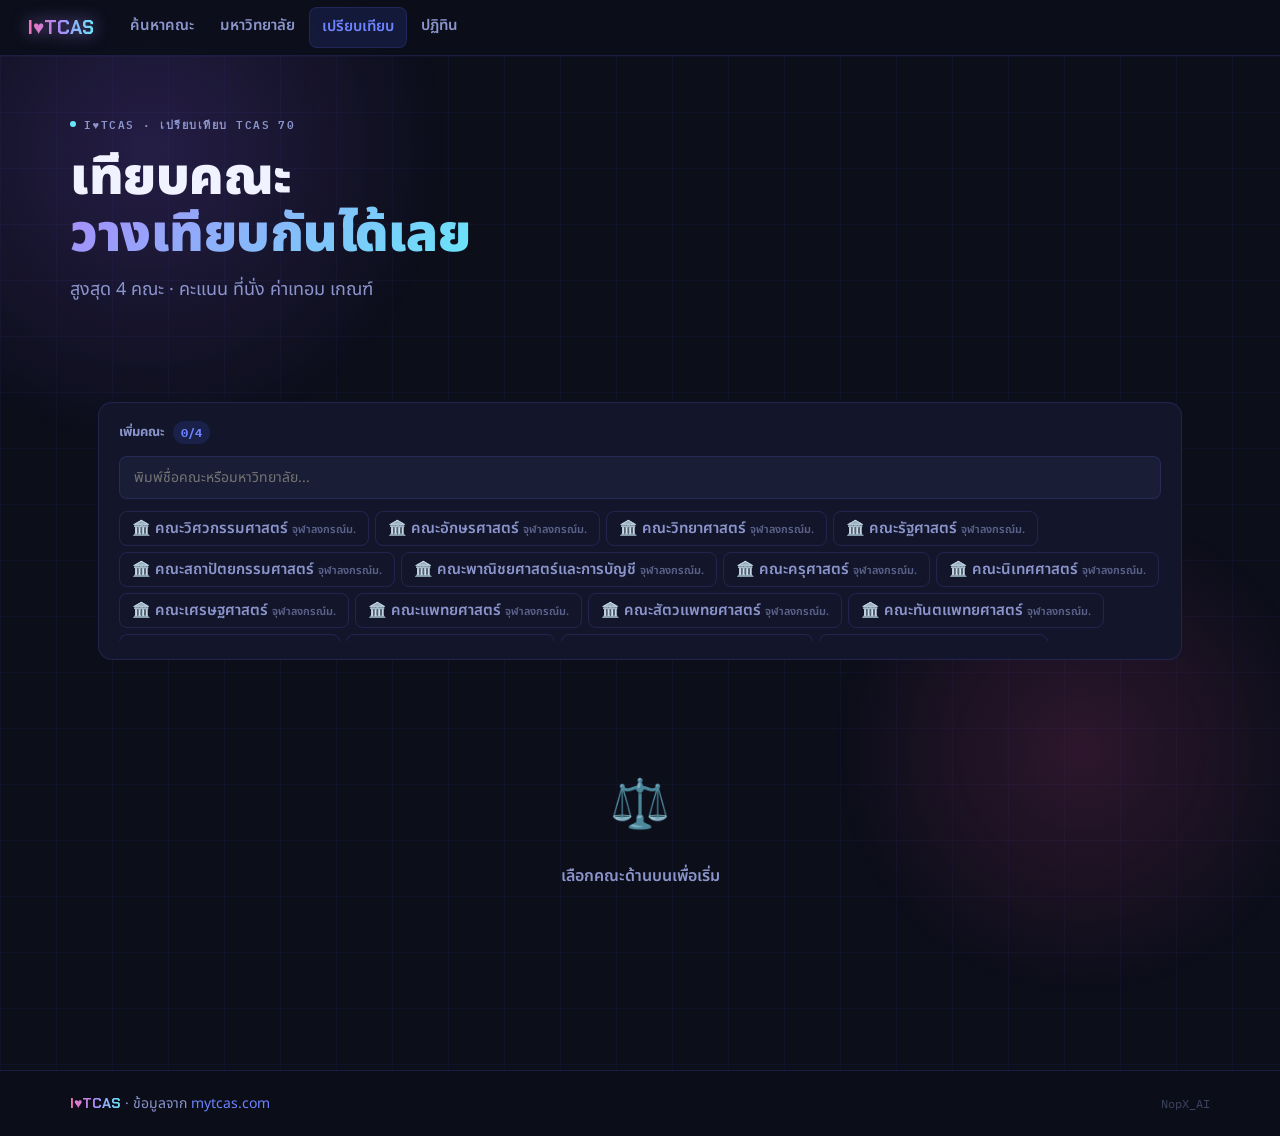
<file: compare.html>
<!DOCTYPE html>
<html lang="th" data-theme="dark">
<head>
<meta charset="UTF-8">
<meta name="color-scheme" content="dark">
<meta name="viewport" content="width=device-width, initial-scale=1.0">
<title>เปรียบเทียบคณะ — I♥TCAS</title>
<meta name="description" content="เทียบคณะสูงสุด 4 แห่งแบบ side-by-side คะแนน ที่นั่ง ค่าเทอม เกณฑ์ครบ">
<meta property="og:type"        content="website">
<meta property="og:site_name"   content="iLoveTCAS">
<meta property="og:title"       content="เปรียบเทียบคณะ — iLoveTCAS">
<meta property="og:description" content="เทียบคณะ 2-4 แห่งแบบ side-by-side คะแนน ที่นั่ง ค่าเทอม เกณฑ์ ครบจบในหน้าเดียว">
<meta property="og:image"       content="https://ilovetcas.vercel.app/og-image.png">
<meta property="og:image:width"  content="1200">
<meta property="og:image:height" content="630">
<meta property="og:url"         content="https://ilovetcas.vercel.app/compare">
<meta property="og:locale"      content="th_TH">
<meta name="twitter:card"        content="summary_large_image">
<meta name="twitter:title"       content="เปรียบเทียบคณะ — iLoveTCAS">
<meta name="twitter:description" content="เทียบคณะ 2-4 แห่งแบบ side-by-side คะแนน ที่นั่ง ค่าเทอม เกณฑ์">
<meta name="twitter:image"       content="https://ilovetcas.vercel.app/og-image.png">
<meta name="theme-color"         content="#4361ee">
<link href="https://fonts.googleapis.com/css2?family=Chakra+Petch:wght@600;700&family=Noto+Sans+Thai:wght@300;400;500;600;700;800;900&family=IBM+Plex+Mono:wght@400;500&display=swap" rel="stylesheet">
<link rel="stylesheet" href="design.css">
<script src="site.js"></script>
</head>
<body>

<header>
  <a href="/" class="logo">I♥TCAS</a>
  <nav>
    <a href="/search">ค้นหาคณะ</a>
    <a href="/universities">มหาวิทยาลัย</a>
    <a href="/compare" class="active">เปรียบเทียบ</a>
    <a href="/timeline">ปฏิทิน</a>
  </nav>
</header>

<div class="hero">
  <div class="hero-inner">
    <div class="hero-tag"><span class="hero-dot"></span>I♥TCAS · เปรียบเทียบ TCAS<span data-tcas-num>69</span></div>
    <h1>เทียบคณะ<br><span>วางเทียบกันได้เลย</span></h1>
    <div class="hero-sub">สูงสุด 4 คณะ · คะแนน ที่นั่ง ค่าเทอม เกณฑ์</div>
  </div>
</div>

<main class="main">
  <div class="add-panel">
    <div class="add-title">
      เพิ่มคณะ
      <span class="sel-count" id="selCount">0/4</span>
    </div>
    <input class="add-search" id="addSearch" type="text" placeholder="พิมพ์ชื่อคณะหรือมหาวิทยาลัย..." oninput="filterChips()" autocomplete="off">
    <div class="add-chips" id="chipArea"></div>
  </div>
  <div id="cmpArea">
    <div class="empty-cmp">
      <div class="empty-ico">⚖️</div>
      <div class="empty-msg">เลือกคณะด้านบนเพื่อเริ่ม</div>
    </div>
  </div>
</main>

<script>
// ── Config ─────────────────────────────────────────────────────
const SB_URL=SiteConfig.SB_URL;
const SB_KEY=SiteConfig.SB_KEY;
const RNAMES=['Portfolio','Quota','Admission','Direct','รับตรง'];
const CAT={วิศวกรรม:['วิศวกรรม','เทคโนโลยี','คอมพิวเตอร์','สารสนเทศ'],แพทย์:['แพทย','เภสัช','พยาบาล','ทันตแพทย','สาธารณสุข'],วิทยาศาสตร์:['วิทยาศาสตร์','เกษตร','วนศาสตร์'],บริหาร:['บริหาร','เศรษฐศาสตร์','การบัญชี'],ครุศาสตร์:['ครุศาสตร์','ศึกษาศาสตร์'],ศิลปะ:['ศิลป','สถาปัตย','นิเทศ'],สังคม:['นิติ','รัฐศาสตร์','อักษร','มนุษย','สังคม']};

// ── Helpers ────────────────────────────────────────────────────
function gcat(n){for(const[c,ks]of Object.entries(CAT))if(ks.some(k=>n.includes(k)))return c;return'อื่นๆ';}
function fseats(f){return[f.r1,f.r2,f.r3,f.r4,f.r5].reduce((a,v)=>a+(v||0),0);}

function getEmoji(n){
  const m={'จุฬา':'🏛️','ธรรมศาสตร์':'🔴','มหิดล':'💙','เกษตร':'🌾','พระจอมเกล้าธนบุรี':'🔧','ลาดกระบัง':'⚡','พระนครเหนือ':'🏗️','ศรีนครินทรวิโรฒ':'🎓','ศิลปากร':'🎨','บูรพา':'🌊','เชียงใหม่':'🌸','นเรศวร':'⚔️','แม่ฟ้าหลวง':'🍃','แม่โจ้':'🌱','พะเยา':'🏔️','ขอนแก่น':'🌻','มหาสารคาม':'🐘','อุบลราชธานี':'🌿','นครพนม':'🦚','สงขลา':'🏝️','วลัยลักษณ์':'🌴','ทักษิณ':'🎏','ราชภัฏ':'📚','ราชมงคล':'🔩','รังสิต':'🌟','กรุงเทพ':'🏙️'};
  for(const[k,v]of Object.entries(m))if(n.includes(k))return v;
  return'🎓';
}

function normalizeType(t){
  if(!t)return'';
  if(t.includes('ราชภัฏ'))return'ราชภัฏ';
  if(t.includes('ราชมงคล'))return'ราชมงคล';
  if(t.includes('เอกชน')||t==='Private')return'เอกชน';
  if(t.includes('รัฐบาล')||t==='Public'||t==='Government')return'รัฐบาล';
  return t;
}

function mergeRows(rows){
  const um={};
  for(const r of rows){
    if(!um[r.uni_id])um[r.uni_id]={
      id:r.uni_id,name_th:r.uni_name_th,name_en:r.uni_name_en||'',
      uni_type:normalizeType(r.uni_type),emoji:getEmoji(r.uni_name_th),
      faculties:[],_fm:{}
    };
    const u=um[r.uni_id];
    if(!u._fm[r.faculty_id])u._fm[r.faculty_id]={
      id:r.faculty_id,name_th:r.faculty_name_th||'',
      tuition:r.tuition_per_year||null,criteria:r.criteria||'',
      min_score:null,r1:0,r2:0,r3:0,r4:0,r5:0
    };
    const f=u._fm[r.faculty_id];
    if(r.round_num>=1&&r.round_num<=5)f['r'+r.round_num]=(f['r'+r.round_num]||0)+(r.seats||0);
    if(r.min_score&&(!f.min_score||r.min_score<f.min_score))f.min_score=parseFloat(r.min_score);
  }
  return Object.values(um).map(u=>({...u,faculties:Object.values(u._fm),_fm:undefined})).filter(u=>u.faculties.length);
}

// ── State ──────────────────────────────────────────────────────
let allData=[];
let selected=[];
function allFacs(){return allData.flatMap(u=>u.faculties.map(f=>({...f,_u:u})));}

// ── Load ───────────────────────────────────────────────────────
async function loadData(){
  document.getElementById('chipArea').innerHTML='<div style="color:var(--mu);font-size:13px;padding:8px">กำลังโหลดข้อมูล...</div>';
  try{
    allData=mergeRows(await SiteConfig.fetchAdmissions({ year: SiteConfig.tcasYear(), limit: 9999 }));
  }catch(e){
    console.warn('Supabase error:',e.message);
    try{
      allData=await SiteConfig.fetchLocalData();
    }catch(localErr){
      console.warn('Local JSON error:', localErr.message);
      document.getElementById('chipArea').innerHTML='<div style="color:var(--rd);font-size:13px;padding:8px">⚠️ โหลดข้อมูลไม่ได้ กรุณา refresh</div>';
      return;
    }
  }
  const ids=new URLSearchParams(location.search).get('ids');
  if(ids){
    ids.split(',').forEach(id=>{
      const f=allFacs().find(f=>f.id===id);
      if(f&&selected.length<4)selected.push(f);
    });
  }
  document.getElementById('selCount').textContent=`${selected.length}/4`;
  filterChips();
  renderTable();
}

// ── Chips ──────────────────────────────────────────────────────
function filterChips(){
  const q=document.getElementById('addSearch').value.toLowerCase();
  let facs=allFacs();
  if(q)facs=facs.filter(f=>f.name_th.includes(q)||f._u.name_th.includes(q));
  facs=facs.slice(0,60);
  document.getElementById('chipArea').innerHTML=facs.map(f=>{
    const inSel=selected.some(s=>s.id===f.id);
    return`<button class="add-chip${inSel?' sel':''}" onclick="toggleSel('${f.id}')">
      ${f._u.emoji||'🎓'} ${f.name_th} <span style="opacity:.6;font-size:11px">${f._u.name_th.replace('มหาวิทยาลัย','ม.')}</span>
    </button>`;
  }).join('');
}

function toggleSel(id){
  const f=allFacs().find(f=>f.id===id);
  if(!f)return;
  const idx=selected.findIndex(s=>s.id===id);
  if(idx===-1){if(selected.length>=4)return;selected.push(f);}
  else selected.splice(idx,1);
  document.getElementById('selCount').textContent=`${selected.length}/4`;
  filterChips();
  renderTable();
}

function removeSel(id){toggleSel(id);}

// ── Table ──────────────────────────────────────────────────────
function renderTable(){
  const el=document.getElementById('cmpArea');
  if(!selected.length){
    el.innerHTML='<div class="empty-cmp"><div class="empty-ico">⚖️</div><div class="empty-msg">เลือกคณะด้านบนเพื่อเริ่ม</div></div>';
    return;
  }
  const scores=selected.map(f=>f.min_score).filter(Boolean);
  const mxSc=scores.length?Math.max(...scores):0;
  const mnSc=scores.length?Math.min(...scores):0;
  const allSeats=selected.map(f=>fseats(f));
  const mxSt=Math.max(...allSeats)||1;

  let html=`<div class="cmp-wrap"><table class="cmp-tbl"><thead><tr><th style="width:130px">—</th>`;
  for(const f of selected){
    html+=`<th class="fac-hdr">
      <div class="fh-logo">${f._u.emoji||'🎓'}</div>
      <div class="fh-name">${f.name_th}</div>
      <div class="fh-uni">${f._u.name_th}</div>
      <span class="fh-badge tb-${f._u.uni_type}">${f._u.uni_type}</span><br>
      <button class="btn-del" onclick="removeSel('${f.id}')">ลบออก</button>
    </th>`;
  }
  html+=`</tr></thead><tbody>`;

  const rows=[
    {label:'กลุ่มสาขา',    render:(f)=>`<strong>${gcat(f.name_th)}</strong>`},
    {label:'ที่นั่งรวม',   render:(f,i)=>{
      const s=allSeats[i],pct=Math.round(s/mxSt*100);
      return`<div class="v-num">${s.toLocaleString()}</div><div class="bar-row"><div class="bar-bg"><div class="bar-fill" style="width:${pct}%"></div></div></div>`;
    }},
    {label:'รอบที่เปิดรับ',render:(f)=>`<div class="rpills">${[1,2,3,4,5].map(r=>{
      const s=f['r'+r]||0;
      return`<span class="rp${s>0?' has':''}">${RNAMES[r-1].substring(0,4)}${s>0?' '+s:''}</span>`;
    }).join('')}</div>`},
    {label:'คะแนนขั้นต่ำ',render:(f)=>{
      if(!f.min_score)return`<span class="v-na">—</span>`;
      const cls=f.min_score===mxSc?'v-best':f.min_score===mnSc?'v-worst':'';
      const pct=Math.round(f.min_score);
      return`<div class="v-num ${cls}">${f.min_score.toFixed(2)}</div><div class="bar-row"><div class="bar-bg"><div class="bar-fill" style="width:${pct}%"></div></div></div>`;
    }},
    {label:'ค่าเทอม / ปี', render:(f)=>{
      if(f.tuition===null||f.tuition===undefined)return`<span class="v-na">—</span>`;
      return`<div class="v-num${f.tuition===0?' v-best':''}">${f.tuition===0?'ฟรี':`${(f.tuition/1000).toFixed(0)}K`}</div>${f.tuition?`<div class="v-sub">บาท/ปี</div>`:''}`;
    }},
    {label:'เกณฑ์คัดเลือก',render:(f)=>`<div class="criteria-txt">${f.criteria||'—'}</div>`},
  ];

  for(const row of rows){
    html+=`<tr><td class="row-lbl">${row.label}</td>`;
    for(let i=0;i<selected.length;i++)html+=`<td>${row.render(selected[i],i)}</td>`;
    html+=`</tr>`;
  }
  html+=`</tbody></table></div>`;
  el.innerHTML=html;
}

// ── Init ───────────────────────────────────────────────────────
loadData();

// 🥚 Easter egg — Noppadon Pumpong
(function(){
  console.log('%c I♥TCAS ','background:#1a56a0;color:#fff;font-size:13px;font-weight:800;padding:4px 12px;border-radius:4px;font-family:monospace');
  console.log('%c Noppadon Pumpong','color:#4a9eff;font-size:12px;font-family:monospace');
  console.log('%c 💡 Konami: ↑↑↓↓←→←→BA','color:#6e7681;font-size:11px;font-family:monospace');
  const CODE=[38,38,40,40,37,39,37,39,66,65];let idx=0;
  document.addEventListener('keydown',e=>{
    idx=e.keyCode===CODE[idx]?idx+1:e.keyCode===CODE[0]?1:0;
    if(idx===CODE.length){idx=0;
      const el=document.createElement('div');
      el.innerHTML=`<div style="position:fixed;top:50%;left:50%;transform:translate(-50%,-50%);background:var(--s1);border:1px solid var(--bd);border-radius:14px;padding:32px 40px;z-index:9999;font-family:'IBM Plex Mono',monospace;text-align:center;box-shadow:var(--shm)"><div style="font-size:28px;margin-bottom:12px">👋</div><div style="font-size:18px;font-weight:700;color:var(--tx)">Noppadon Pumpong</div><button onclick="this.closest('div').parentElement.remove()" style="margin-top:20px;padding:6px 18px;background:var(--ac);color:#fff;border:none;border-radius:7px;font-size:12px;cursor:pointer">OK</button></div>`;
      document.body.appendChild(el);setTimeout(()=>el.remove(),5000);
    }
  });
  let n=0,t;
  document.querySelector('.logo')?.addEventListener('click',e=>{
    e.preventDefault();n++;clearTimeout(t);t=setTimeout(()=>n=0,1200);
    if(n===5){n=0;const d=document.createElement('div');
      d.style.cssText='position:fixed;bottom:100px;left:50%;transform:translateX(-50%);background:var(--ac);color:#fff;padding:10px 22px;border-radius:100px;font-family:"IBM Plex Mono",monospace;font-size:13px;z-index:9999;pointer-events:none;white-space:nowrap';
      d.textContent='👋 Noppadon Pumpong';document.body.appendChild(d);setTimeout(()=>d.remove(),2500);}
  });
})();
</script>

<button id="btt" onclick="window.scrollTo({top:0,behavior:'smooth'})" title="กลับด้านบน">↑</button>

<footer>
  <div class="footer-inner">
    <div>
      <span class="footer-logo">I♥TCAS</span>
      · ข้อมูลจาก <a href="https://www.mytcas.com" target="_blank" class="footer-link">mytcas.com</a>
    </div>
    <div class="footer-credit">NopX_AI</div>
  </div>
</footer>

<script>
window.addEventListener('scroll',()=>{
  const b=document.getElementById('btt');
  if(b){b.style.opacity=window.scrollY>400?'1':'0';b.style.pointerEvents=window.scrollY>400?'auto':'none';}
});
</script>
</body>
</html>
</file>
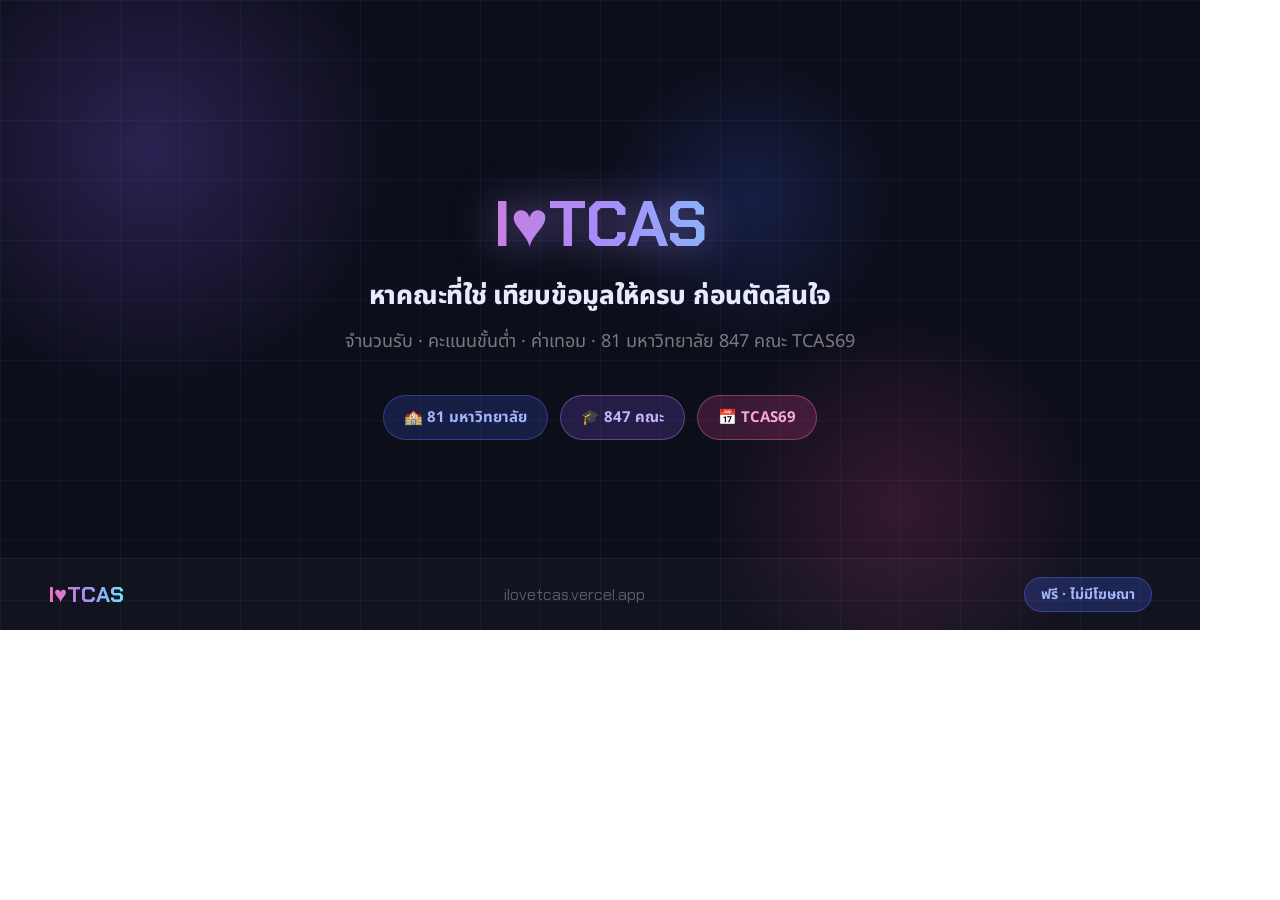
<file: og-image.html>
<!DOCTYPE html>
<html>
<head>
<meta charset="UTF-8">
<meta name="viewport" content="width=1200">
<link href="https://fonts.googleapis.com/css2?family=Chakra+Petch:wght@600;700&family=Noto+Sans+Thai:wght@400;700;800&display=swap" rel="stylesheet">
<style>
*{margin:0;padding:0;box-sizing:border-box;}
body{width:1200px;height:630px;overflow:hidden;font-family:'Noto Sans Thai',sans-serif;}

.bg{
  width:1200px;height:630px;
  background:#0c0e1a;
  position:relative;overflow:hidden;
  display:flex;align-items:center;justify-content:center;
}

/* กริดเส้นพื้นหลัง */
.grid-lines{
  position:absolute;inset:0;
  background-image:
    linear-gradient(rgba(99,102,241,.08) 1px,transparent 1px),
    linear-gradient(90deg,rgba(99,102,241,.08) 1px,transparent 1px);
  background-size:60px 60px;
}

/* glow blobs */
.blob1{position:absolute;width:500px;height:500px;border-radius:50%;background:radial-gradient(circle,rgba(139,92,246,.25) 0%,transparent 70%);top:-100px;left:-100px;}
.blob2{position:absolute;width:400px;height:400px;border-radius:50%;background:radial-gradient(circle,rgba(236,72,153,.18) 0%,transparent 70%);bottom:-80px;right:100px;}
.blob3{position:absolute;width:300px;height:300px;border-radius:50%;background:radial-gradient(circle,rgba(67,97,238,.2) 0%,transparent 70%);top:50px;right:300px;}

.content{position:relative;z-index:1;text-align:center;padding:0 80px;}

/* โลโก้ */
.logo{
  font-family:'Chakra Petch',sans-serif;
  font-size:64px;font-weight:700;
  background:linear-gradient(90deg,#f472b6,#a78bfa,#67e8f9,#a78bfa,#f472b6);
  background-size:200%;
  -webkit-background-clip:text;-webkit-text-fill-color:transparent;background-clip:text;
  filter:drop-shadow(0 0 20px rgba(167,139,250,.6));
  margin-bottom:16px;line-height:1.1;
}

.tagline{
  font-size:26px;font-weight:800;color:#e8eaff;
  margin-bottom:12px;letter-spacing:-.3px;
}

.sub{
  font-size:18px;color:rgba(255,255,255,.45);
  font-weight:400;margin-bottom:40px;
}

/* stats pills */
.pills{display:flex;gap:12px;justify-content:center;flex-wrap:wrap;}
.pill{
  padding:10px 20px;border-radius:100px;
  font-size:15px;font-weight:700;
  display:flex;align-items:center;gap:8px;
}
.pill-blue{background:rgba(67,97,238,.2);border:1px solid rgba(99,102,241,.4);color:#a5b4fc;}
.pill-purple{background:rgba(139,92,246,.2);border:1px solid rgba(167,139,250,.4);color:#c4b5fd;}
.pill-pink{background:rgba(236,72,153,.2);border:1px solid rgba(244,114,182,.4);color:#f9a8d4;}

/* bottom bar */
.bottom{
  position:absolute;bottom:0;left:0;right:0;
  padding:18px 48px;
  display:flex;align-items:center;justify-content:space-between;
  border-top:1px solid rgba(255,255,255,.06);
  background:rgba(255,255,255,.02);
}
.bottom-logo{
  font-family:'Chakra Petch',sans-serif;
  font-size:22px;font-weight:700;
  background:linear-gradient(90deg,#f472b6,#a78bfa,#67e8f9);
  -webkit-background-clip:text;-webkit-text-fill-color:transparent;background-clip:text;
}
.bottom-url{font-size:16px;color:rgba(255,255,255,.3);font-family:'Chakra Petch',sans-serif;}
.bottom-tag{
  font-size:14px;font-weight:700;padding:6px 16px;border-radius:100px;
  background:rgba(67,97,238,.25);border:1px solid rgba(99,102,241,.4);color:#a5b4fc;
}
</style>
<script>
// og-image.html เป็น standalone สำหรับ screenshot — ไม่ใช้ design.css
(function(){
  const now=new Date(),month=now.getMonth()+1;
  const beYear=now.getFullYear()+543;
  const tcasYear=month>=12?beYear+1:beYear;
  const tcasNum=tcasYear-2500;
  document.querySelectorAll('[data-tcas-year]').forEach(el=>el.textContent='TCAS'+tcasNum);
})();
</script>
</head>
<body>
<div class="bg">
  <div class="grid-lines"></div>
  <div class="blob1"></div>
  <div class="blob2"></div>
  <div class="blob3"></div>

  <div class="content">
    <div class="logo">I♥TCAS</div>
    <div class="tagline">หาคณะที่ใช่ เทียบข้อมูลให้ครบ ก่อนตัดสินใจ</div>
    <div class="sub">จำนวนรับ · คะแนนขั้นต่ำ · ค่าเทอม · 81 มหาวิทยาลัย 847 คณะ TCAS69</div>
    <div class="pills">
      <div class="pill pill-blue">🏫 81 มหาวิทยาลัย</div>
      <div class="pill pill-purple">🎓 847 คณะ</div>
      <div class="pill pill-pink">📅 TCAS69</div>
    </div>
  </div>

  <div class="bottom">
    <div class="bottom-logo">I♥TCAS</div>
    <div class="bottom-url">ilovetcas.vercel.app</div>
    <div class="bottom-tag">ฟรี · ไม่มีโฆษณา</div>
  </div>
</div>
</body>
</html>
</file>
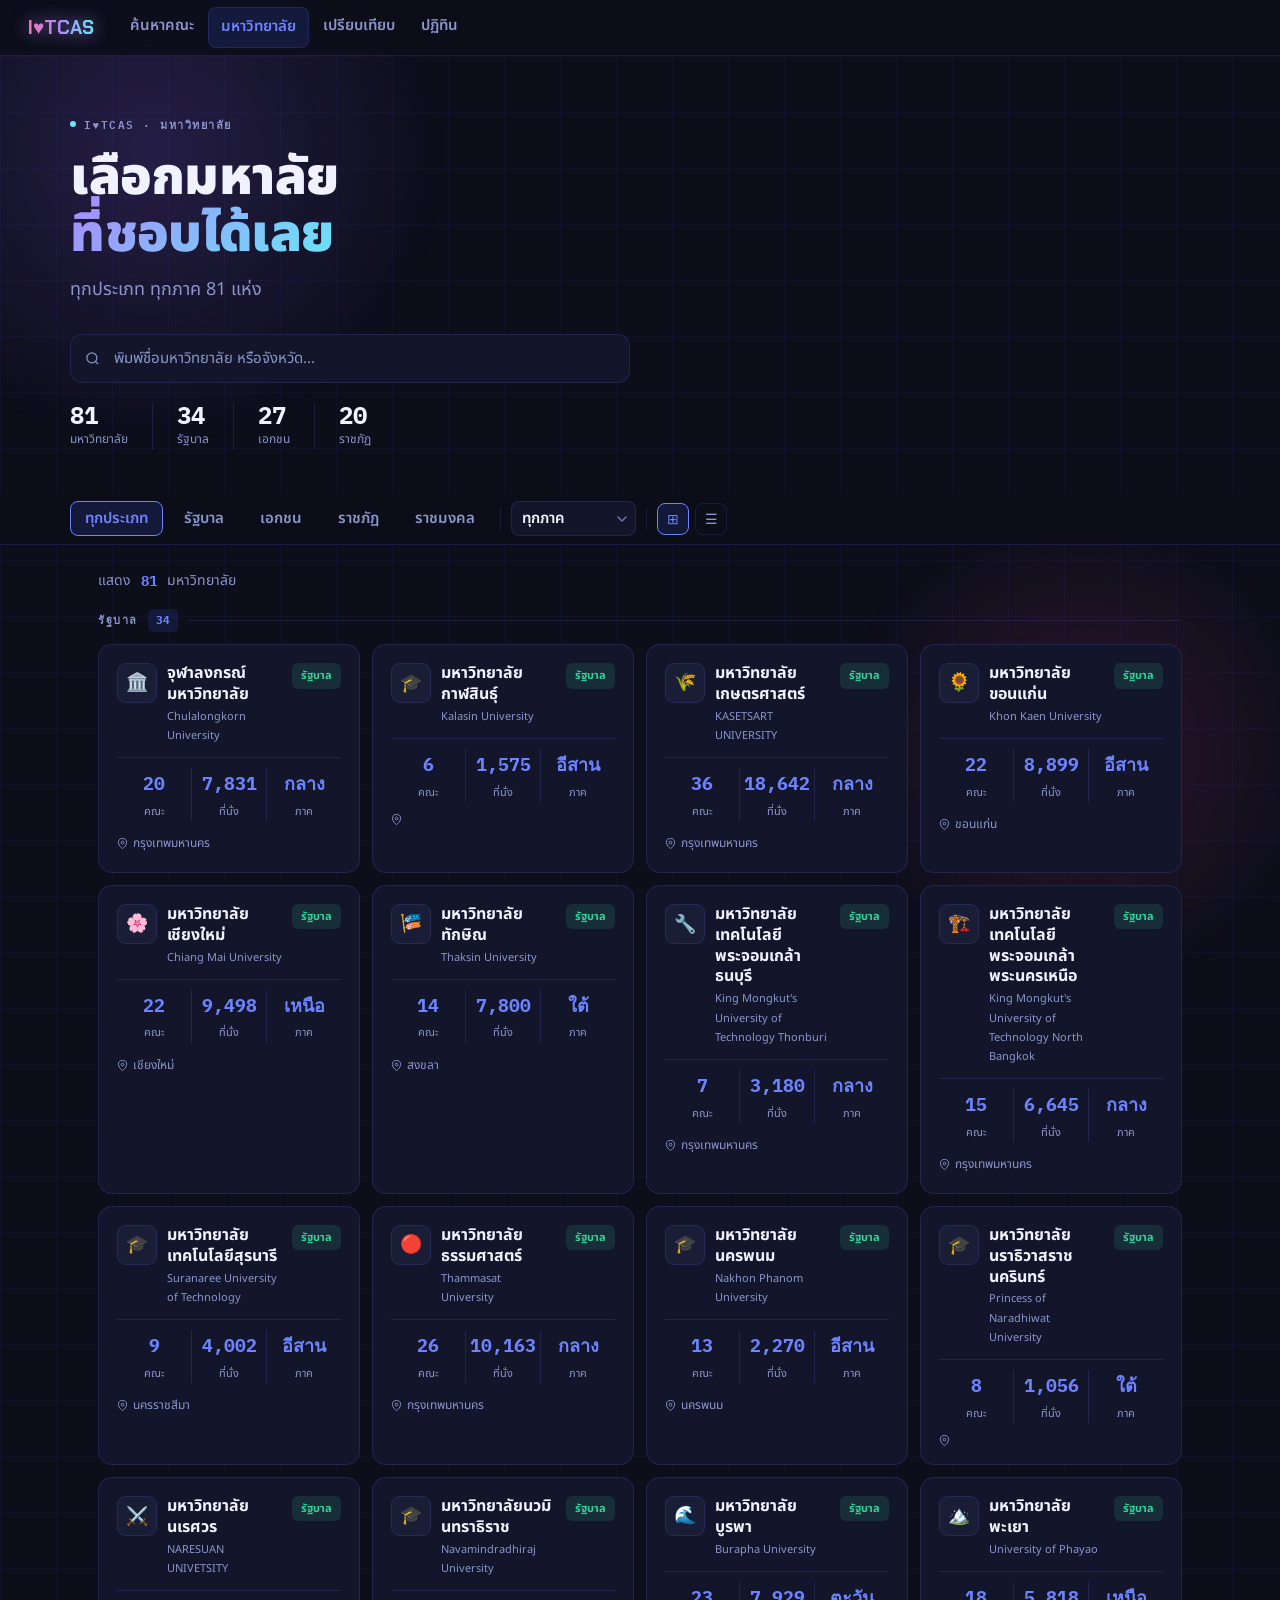
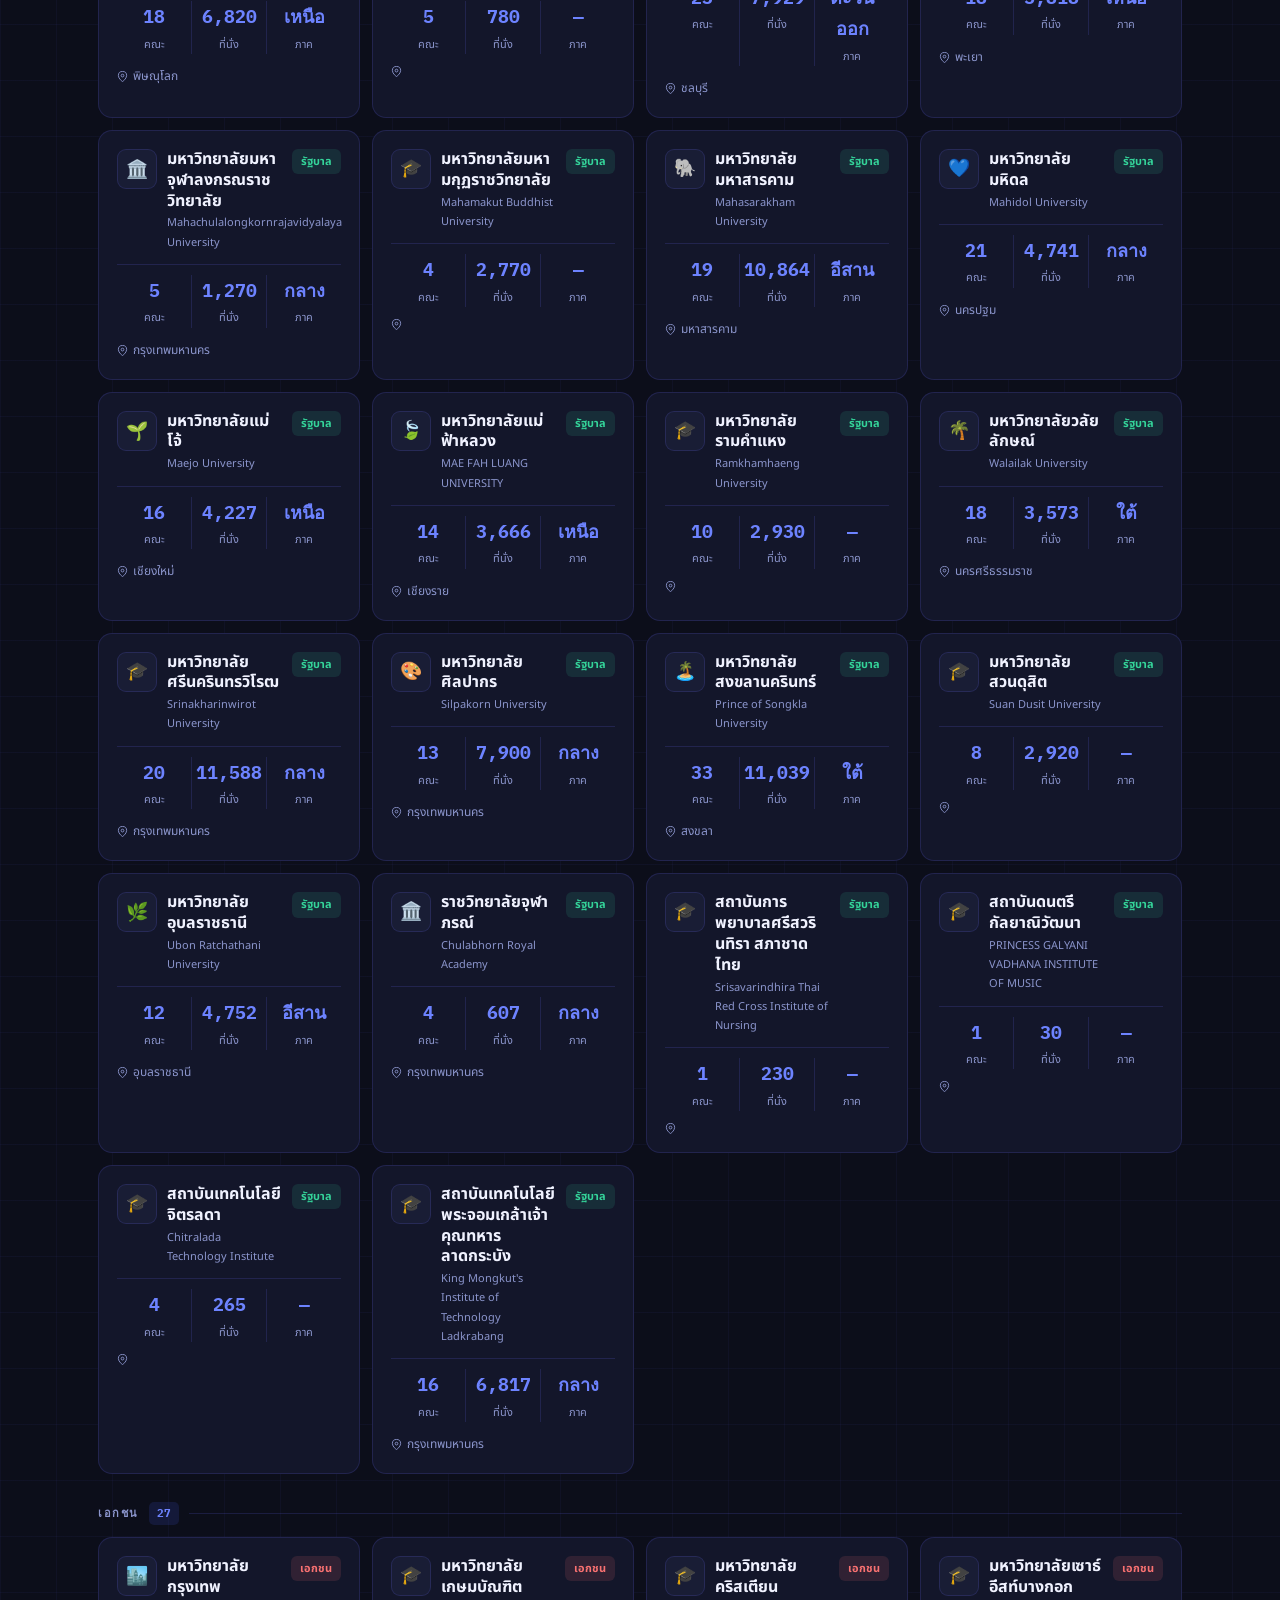
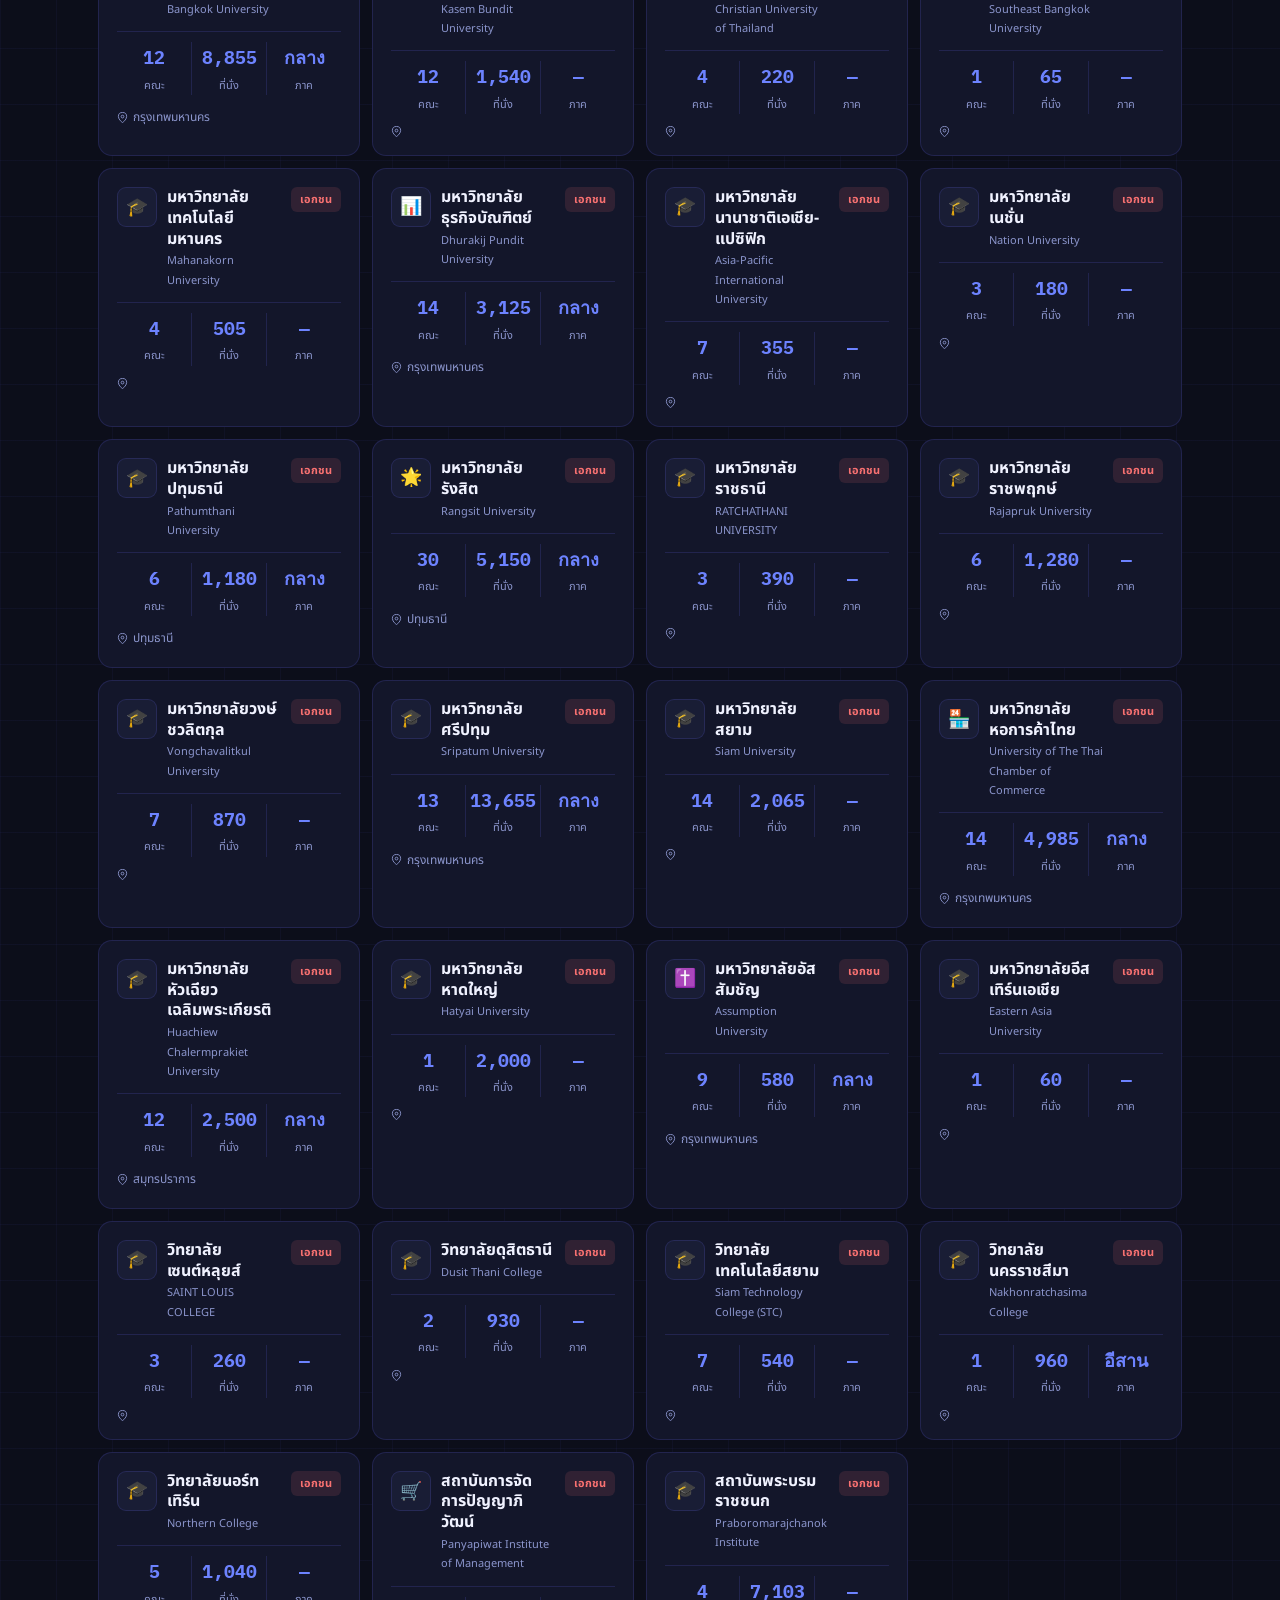
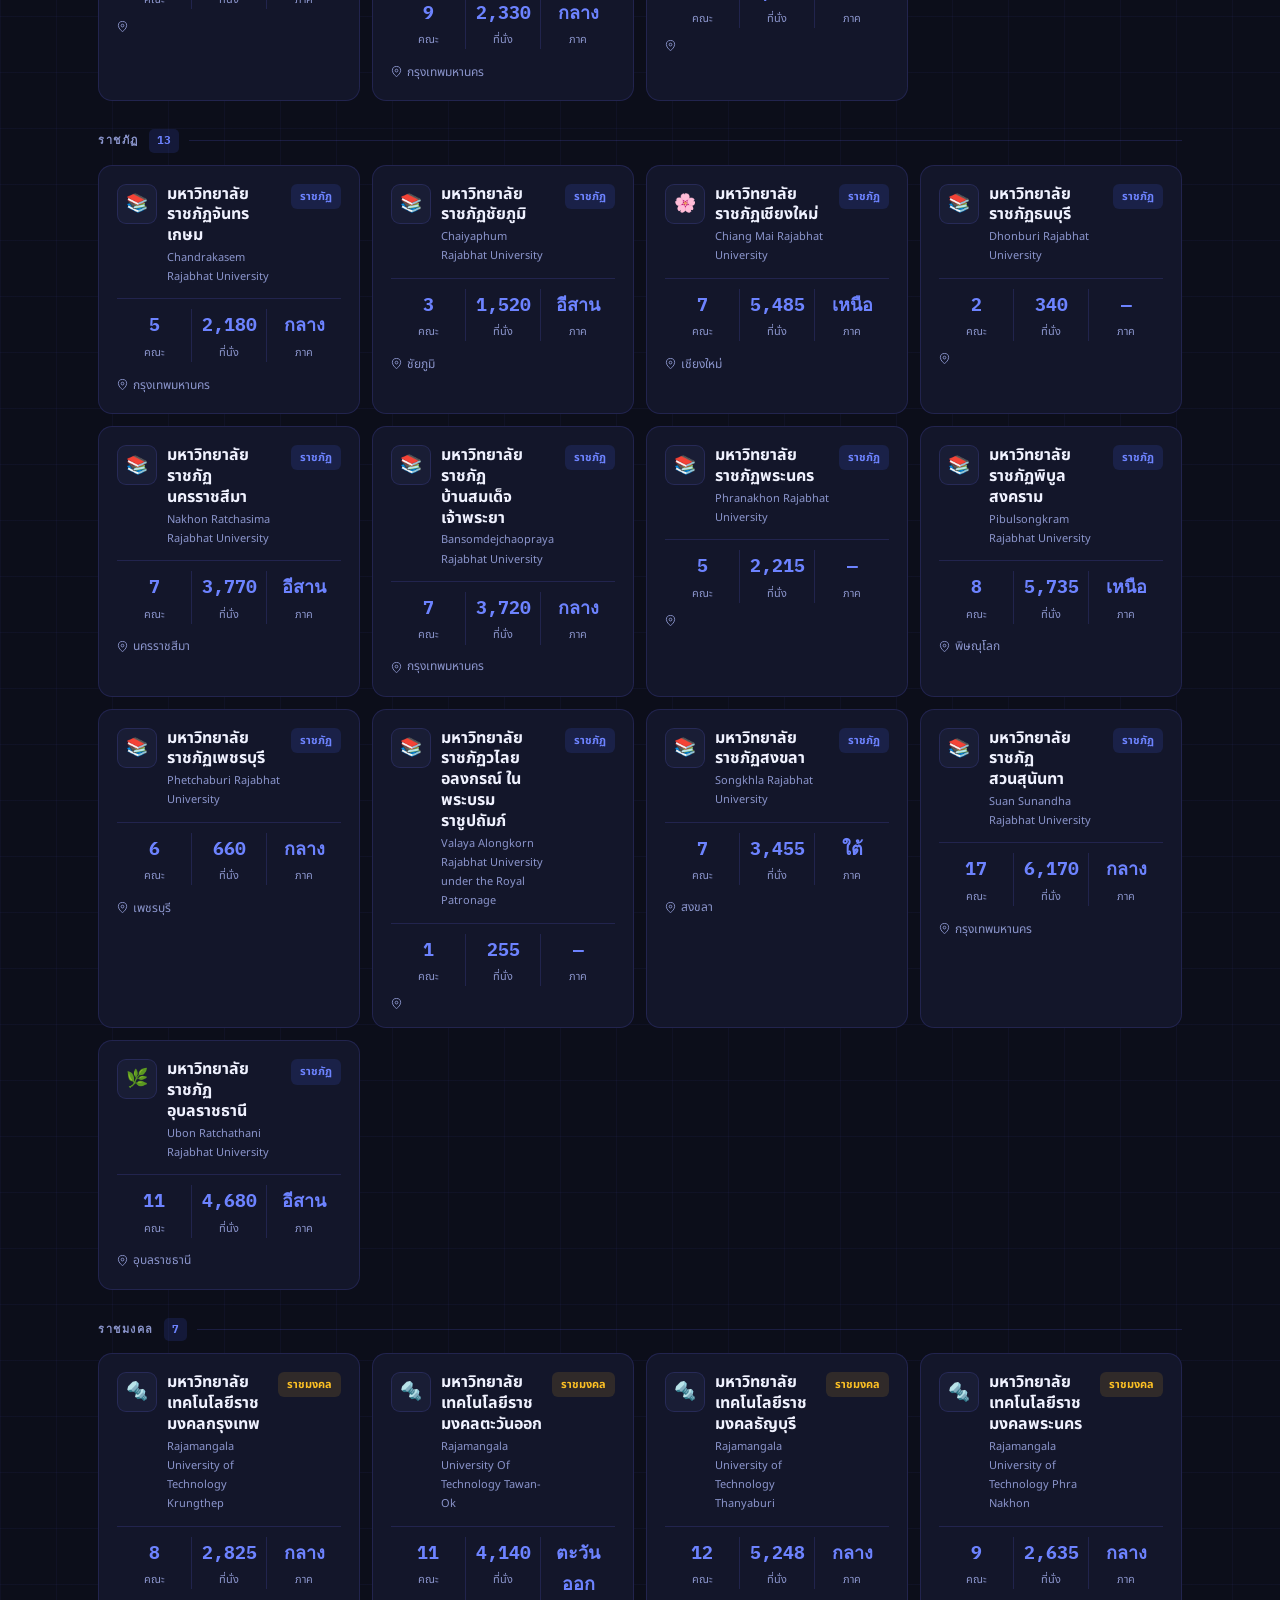
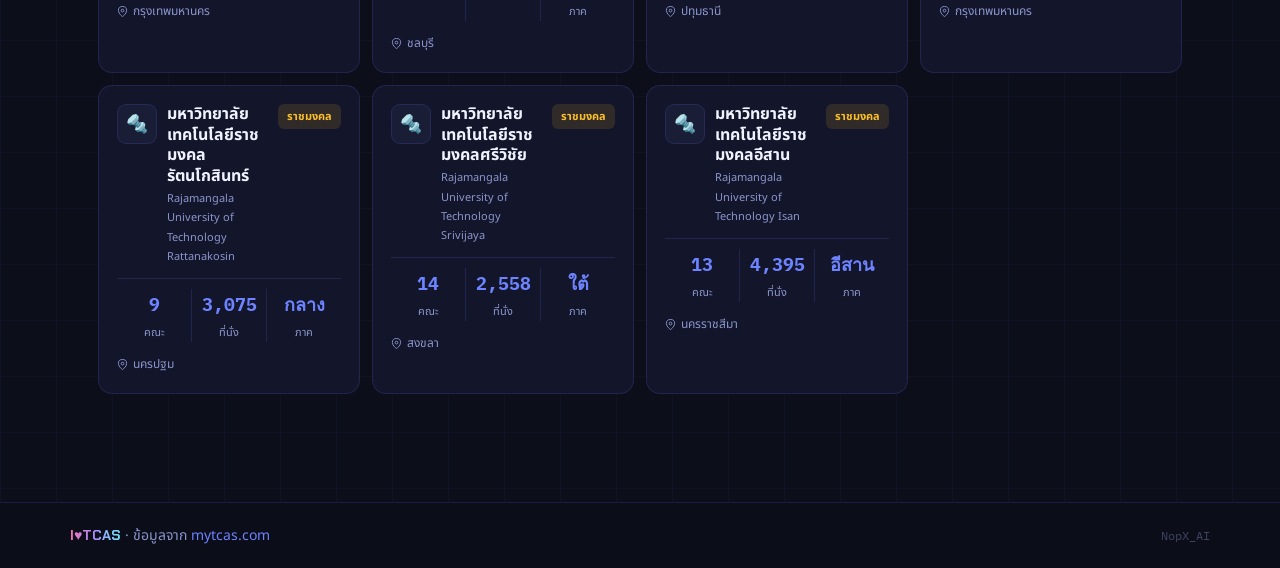
<file: universities.html>
<!DOCTYPE html>
<html lang="th" data-theme="dark">
<head>
<meta charset="UTF-8">
<meta name="description" content="รายชื่อมหาวิทยาลัยทุกแห่งที่เข้าร่วม TCAS กรองตามประเภทและภาคได้เลย">
<meta name="color-scheme" content="dark">
<link href="https://fonts.googleapis.com/css2?family=Chakra+Petch:wght@600;700&family=Noto+Sans+Thai:wght@300;400;500;600;700;800;900&family=IBM+Plex+Mono:wght@400;500&display=swap" rel="stylesheet">
<link rel="stylesheet" href="design.css">
<meta name="viewport" content="width=device-width, initial-scale=1.0">
<title>มหาวิทยาลัย — I♥TCAS</title>
  <!-- OG / Social -->
  <meta property="og:type"        content="website">
  <meta property="og:site_name"   content="iLoveTCAS">
  <meta property="og:title"       content="มหาวิทยาลัย — iLoveTCAS">
  <meta property="og:description" content="รายชื่อมหาวิทยาลัยทั้งหมดที่เข้าร่วม TCAS กรองตามประเภทและภาคได้เลย">
  <meta property="og:image"       content="https://ilovetcas.vercel.app/og-image.png">
  <meta property="og:image:width"  content="1200">
  <meta property="og:image:height" content="630">
  <meta property="og:url"         content="https://ilovetcas.vercel.app/universities">
  <meta property="og:locale"      content="th_TH">
  <!-- Twitter Card -->
  <meta name="twitter:card"        content="summary_large_image">
  <meta name="twitter:title"       content="มหาวิทยาลัย — iLoveTCAS">
  <meta name="twitter:description" content="รายชื่อมหาวิทยาลัยทั้งหมดที่เข้าร่วม TCAS กรองตามประเภทและภาคได้เลย">
  <meta name="twitter:image"       content="https://ilovetcas.vercel.app/og-image.png">
  <!-- Theme -->
  <meta name="theme-color"         content="#4361ee">
  


<script src="site.js"></script>
</head>
<body>

<header>
  <a href="/" class="logo">I♥TCAS</a>
  <nav>
    <a href="/search">ค้นหาคณะ</a>
    <a href="/universities" class="active">มหาวิทยาลัย</a>
    <a href="/compare">เปรียบเทียบ</a>
    <a href="/timeline">ปฏิทิน</a>
  </nav>
</header>

<div class="hero">
  <div class="hero-inner">
    <div class="hero-tag"><span class="hero-dot"></span>I♥TCAS · มหาวิทยาลัย</div>
    <h1>เลือกมหาลัย<br><span>ที่ชอบได้เลย</span></h1>
    <div class="hero-sub">ทุกประเภท ทุกภาค 81 แห่ง</div>
    <div class="search-wrap">
      <div class="s-ico"><svg width="15" height="15" fill="none" stroke="currentColor" stroke-width="2" viewBox="0 0 24 24"><circle cx="11" cy="11" r="8"/><path d="m21 21-4.35-4.35"/></svg></div>
      <input id="searchInput" type="text" placeholder="พิมพ์ชื่อมหาวิทยาลัย หรือจังหวัด..." autocomplete="off">
    </div>
    <div class="stats-row">
      <div class="si"><div class="si-n" id="sTotal">—</div><div class="si-l">มหาวิทยาลัย</div></div>
      <div class="sdiv"></div>
      <div class="si"><div class="si-n" id="sState">—</div><div class="si-l">รัฐบาล</div></div>
      <div class="sdiv"></div>
      <div class="si"><div class="si-n" id="sPriv">—</div><div class="si-l">เอกชน</div></div>
      <div class="sdiv"></div>
      <div class="si"><div class="si-n" id="sRaj">—</div><div class="si-l">ราชภัฏ</div></div>
    </div>
  </div>
</div>

<div class="fbar">
  <div class="fbar-inner">
    <button class="ftab active" data-type="">ทุกประเภท</button>
    <button class="ftab" data-type="รัฐบาล">รัฐบาล</button>
    <button class="ftab" data-type="เอกชน">เอกชน</button>
    <button class="ftab" data-type="ราชภัฏ">ราชภัฏ</button>
    <button class="ftab" data-type="ราชมงคล">ราชมงคล</button>
    <div class="fsep"></div>
    <select class="fsel" id="regionFilter">
      <option value="">ทุกภาค</option>
      <option value="กลาง">ภาคกลาง</option>
      <option value="เหนือ">ภาคเหนือ</option>
      <option value="อีสาน">ภาคอีสาน</option>
      <option value="ใต้">ภาคใต้</option>
      <option value="ตะวันออก">ภาคตะวันออก</option>
    </select>
    <div class="fsep"></div>
    <button class="vbtn active" id="vGrid" onclick="setView('grid')" title="Grid">⊞</button>
    <button class="vbtn" id="vList" onclick="setView('list')" title="List">☰</button>
  </div>
</div>

<main class="main">
  <div class="rmeta">
    แสดง <span class="rc" id="resCount">—</span> มหาวิทยาลัย
  </div>
  <div id="mainContent"></div>
  <div class="empty" id="emptyState" style="display:none">
    <div class="empty-ico">🔍</div>
    <div>ไม่เจอมหาลัยที่หา — ลองเปลี่ยนคำค้นดูครับ</div>
  </div>
</main>

<script>
const SB_URL = SiteConfig.SB_URL;
const SB_KEY = SiteConfig.SB_KEY;

function getEmoji(n){
  const m={'จุฬา':'🏛️','ธรรมศาสตร์':'🔴','มหิดล':'💙','เกษตร':'🌾','พระจอมเกล้าธนบุรี':'🔧','ลาดกระบัง':'⚡','พระนครเหนือ':'🏗️','ศรีนครินทรวิโรฒ':'🎓','ศิลปากร':'🎨','บูรพา':'🌊','เชียงใหม่':'🌸','นเรศวร':'⚔️','แม่ฟ้าหลวง':'🍃','แม่โจ้':'🌱','พะเยา':'🏔️','ขอนแก่น':'🌻','มหาสารคาม':'🐘','อุบลราชธานี':'🌿','นครพนม':'🦚','สงขลา':'🏝️','วลัยลักษณ์':'🌴','ทักษิณ':'🎏','ราชภัฏ':'📚','ราชมงคล':'🔩','รังสิต':'🌟','กรุงเทพ':'🏙️'};
  for(const[k,v]of Object.entries(m))if(n.includes(k))return v;
  return'🎓';
}

function getLocation(name){
  const loc={
    'จุฬา':'กรุงเทพมหานคร','ธรรมศาสตร์':'กรุงเทพมหานคร','มหิดล':'นครปฐม',
    'เกษตรศาสตร์':'กรุงเทพมหานคร','พระจอมเกล้าธนบุรี':'กรุงเทพมหานคร',
    'ลาดกระบัง':'กรุงเทพมหานคร','พระนครเหนือ':'กรุงเทพมหานคร',
    'ศรีนครินทรวิโรฒ':'กรุงเทพมหานคร','ศิลปากร':'กรุงเทพมหานคร',
    'บูรพา':'ชลบุรี','เชียงใหม่':'เชียงใหม่','นเรศวร':'พิษณุโลก',
    'แม่ฟ้าหลวง':'เชียงราย','แม่โจ้':'เชียงใหม่','พะเยา':'พะเยา',
    'ขอนแก่น':'ขอนแก่น','มหาสารคาม':'มหาสารคาม','อุบลราชธานี':'อุบลราชธานี',
    'นครพนม':'นครพนม','สงขลานครินทร์':'สงขลา','วลัยลักษณ์':'นครศรีธรรมราช',
    'ทักษิณ':'สงขลา','รังสิต':'ปทุมธานี','กรุงเทพ':'กรุงเทพมหานคร',
    'ธุรกิจบัณฑิตย์':'กรุงเทพมหานคร','อัสสัมชัญ':'กรุงเทพมหานคร',
    'หอการค้าไทย':'กรุงเทพมหานคร','ปัญญาภิวัฒน์':'กรุงเทพมหานคร',
    'สวนสุนันทา':'กรุงเทพมหานคร','บ้านสมเด็จ':'กรุงเทพมหานคร',
    'พระนครศรีอยุธยา':'พระนครศรีอยุธยา','ราชภัฏเชียงใหม่':'เชียงใหม่',
    'ราชภัฏเชียงราย':'เชียงราย','ราชภัฏลำปาง':'ลำปาง','ราชภัฏอุตรดิตถ์':'อุตรดิตถ์',
    'ราชภัฏกำแพงเพชร':'กำแพงเพชร','ราชภัฏนครสวรรค์':'นครสวรรค์','ราชภัฏพิบูลสงคราม':'พิษณุโลก',
    'ราชภัฏเพชรบูรณ์':'เพชรบูรณ์','ราชภัฏสกลนคร':'สกลนคร','ราชภัฏนครราชสีมา':'นครราชสีมา',
    'ราชภัฏบุรีรัมย์':'บุรีรัมย์','ราชภัฏสุรินทร์':'สุรินทร์','ราชภัฏมหาสารคาม':'มหาสารคาม',
    'ราชภัฏชัยภูมิ':'ชัยภูมิ','ราชภัฏอุดรธานี':'อุดรธานี','ราชภัฏเลย':'เลย',
    'ราชภัฏร้อยเอ็ด':'ร้อยเอ็ด','ราชภัฏยะลา':'ยะลา','ราชภัฏสุราษฎร์ธานี':'สุราษฎร์ธานี',
    'ราชภัฏนครศรีธรรมราช':'นครศรีธรรมราช','ราชภัฏสงขลา':'สงขลา','ราชภัฏภูเก็ต':'ภูเก็ต',
    'ราชภัฏหมู่บ้านจอมบึง':'ราชบุรี','ราชภัฏเพชรบุรี':'เพชรบุรี','ราชภัฏกาญจนบุรี':'กาญจนบุรี',
    'ราชภัฏนครปฐม':'นครปฐม','ราชภัฏจันทรเกษม':'กรุงเทพมหานคร',
    'ราชมงคลพระนคร':'กรุงเทพมหานคร','ราชมงคลกรุงเทพ':'กรุงเทพมหานคร',
    'ราชมงคลตะวันออก':'ชลบุรี','ราชมงคลธัญบุรี':'ปทุมธานี','ราชมงคลพระนครเหนือ':'กรุงเทพมหานคร',
    'ราชมงคลรัตนโกสินทร์':'นครปฐม','ราชมงคลล้านนา':'เชียงใหม่',
    'ราชมงคลศรีวิชัย':'สงขลา','ราชมงคลสุวรรณภูมิ':'พระนครศรีอยุธยา','ราชมงคลอีสาน':'นครราชสีมา',
    'สุรนารี':'นครราชสีมา','เทคโนโลยีพระจอมเกล้า':'กรุงเทพมหานคร',
    'ปทุมธานี':'ปทุมธานี','กรุงเทพธนบุรี':'กรุงเทพมหานคร',
    'นานาชาติแสตมฟอร์ด':'กรุงเทพมหานคร','เวสเทิร์น':'กาญจนบุรี',
    'การจัดการและเทคโนโลยีอินเตอร์':'กรุงเทพมหานคร',
    'นอร์ท-เชียงใหม่':'เชียงใหม่','ฟาร์อีสเทอร์น':'เชียงใหม่',
    'พายัพ':'เชียงใหม่','นอร์ทกรุงเทพ':'กรุงเทพมหานคร',
    'ศรีปทุม':'กรุงเทพมหานคร','เอเชียอาคเนย์':'นครราชสีมา',
    'หัวเฉียว':'สมุทรปราการ','เซนต์จอห์น':'กรุงเทพมหานคร',
    'กรุงเทพสุวรรณภูมิ':'สมุทรปราการ',
  };
  for(const[k,v]of Object.entries(loc))if(name.includes(k))return v;
  return '';
}

function getRegion(name, locationStr){
  const regionByLoc={
    'กรุงเทพ':'กลาง','นนทบุรี':'กลาง','ปทุมธานี':'กลาง','สมุทรปราการ':'กลาง',
    'นครปฐม':'กลาง','ราชบุรี':'กลาง','กาญจนบุรี':'กลาง','สุพรรณบุรี':'กลาง',
    'อยุธยา':'กลาง','สระบุรี':'กลาง','ลพบุรี':'กลาง','สิงห์บุรี':'กลาง',
    'อ่างทอง':'กลาง','ชัยนาท':'กลาง','นครสวรรค์':'กลาง','อุทัยธานี':'กลาง',
    'กำแพงเพชร':'กลาง','ตาก':'กลาง','เพชรบุรี':'กลาง','ประจวบ':'กลาง',
    'เชียงใหม่':'เหนือ','เชียงราย':'เหนือ','ลำปาง':'เหนือ','ลำพูน':'เหนือ',
    'แม่ฮ่องสอน':'เหนือ','พะเยา':'เหนือ','น่าน':'เหนือ','แพร่':'เหนือ',
    'อุตรดิตถ์':'เหนือ','สุโขทัย':'เหนือ','พิษณุโลก':'เหนือ','พิจิตร':'เหนือ',
    'เพชรบูรณ์':'เหนือ',
    'ขอนแก่น':'อีสาน','อุดรธานี':'อีสาน','หนองคาย':'อีสาน','หนองบัวลำภู':'อีสาน',
    'เลย':'อีสาน','นครราชสีมา':'อีสาน','บุรีรัมย์':'อีสาน','สุรินทร์':'อีสาน',
    'ชัยภูมิ':'อีสาน','มหาสารคาม':'อีสาน','ร้อยเอ็ด':'อีสาน','กาฬสินธุ์':'อีสาน',
    'สกลนคร':'อีสาน','นครพนม':'อีสาน','มุกดาหาร':'อีสาน','อำนาจเจริญ':'อีสาน',
    'ยโสธร':'อีสาน','ศรีสะเกษ':'อีสาน','อุบลราชธานี':'อีสาน','บึงกาฬ':'อีสาน',
    'สุราษฎร์':'ใต้','นครศรีธรรมราช':'ใต้','กระบี่':'ใต้','ภูเก็ต':'ใต้',
    'พังงา':'ใต้','ระนอง':'ใต้','ชุมพร':'ใต้','สงขลา':'ใต้','สตูล':'ใต้',
    'ตรัง':'ใต้','พัทลุง':'ใต้','ปัตตานี':'ใต้','ยะลา':'ใต้','นราธิวาส':'ใต้',
    'ชลบุรี':'ตะวันออก','ระยอง':'ตะวันออก','จันทบุรี':'ตะวันออก',
    'ตราด':'ตะวันออก','ฉะเชิงเทรา':'ตะวันออก','ปราจีนบุรี':'ตะวันออก',
    'สระแก้ว':'ตะวันออก','นครนายก':'ตะวันออก',
  };
  const loc=locationStr||getLocation(name);
  for(const[k,v]of Object.entries(regionByLoc))if(loc.includes(k))return v;
  return '';
}

let UNIS=[];
const ST={q:'',type:'',region:'',view:'grid'};

function normalizeRegion(r){
  if(!r) return '';
  r=r.replace('ภาค','').trim();
  const map={'central':'กลาง','north':'เหนือ','northeast':'อีสาน','south':'ใต้','east':'ตะวันออก','isan':'อีสาน','isaan':'อีสาน'};
  const lower=r.toLowerCase();
  if(map[lower]) return map[lower];
  return r;
}

async function loadData(){
  document.getElementById('mainContent').innerHTML=`
    <div class="skel-hdr skel"></div>
    <div class="skel-hdr skel" style="animation-delay:.1s"></div>
    <div class="skel-hdr skel" style="animation-delay:.2s"></div>`;

  const aggregateRows = (rows) => {
    const um={};
    const facSeatMap={};
    for(const row of rows){
      if(!um[row.uni_id]) um[row.uni_id]={
        id:row.uni_id,
        name_th:row.uni_name_th,
        name_en:row.uni_name_en||'',
        uni_type:row.uni_type||'',
        location:row.location||getLocation(row.uni_name_th||''),
        region:normalizeRegion(row.region)||getRegion(row.uni_name_th||'',row.location||''),
        emoji:SiteConfig.getEmoji(row.uni_name_th),
        faculties:0,
        seats:0,
      };
      if(!facSeatMap[row.uni_id]) facSeatMap[row.uni_id]={};
      if(!facSeatMap[row.uni_id][row.faculty_id]) facSeatMap[row.uni_id][row.faculty_id]=0;
      facSeatMap[row.uni_id][row.faculty_id]+=(row.seats||0);
    }
    for(const [uid, facMap] of Object.entries(facSeatMap)){
      if(!um[uid]) continue;
      um[uid].faculties=Object.keys(facMap).length;
      um[uid].seats=Object.values(facMap).reduce((a,v)=>a+v,0);
    }
    return Object.values(um).sort((a,b)=>a.name_th.localeCompare(b.name_th,'th'));
  };

  try{
    const rows = await SiteConfig.fetchAdmissions({
      year: SiteConfig.tcasYear(),
      select: 'uni_id,uni_name_th,uni_name_en,uni_type,location,region,faculty_id,seats',
      limit: 9999,
    });
    UNIS = aggregateRows(rows);
  }catch(e){
    console.warn('Supabase error:', e.message);
    try{
      const local = await SiteConfig.fetchLocalData();
      UNIS = local.map((u) => ({
        id:u.id,
        name_th:u.name_th,
        name_en:u.name_en||'',
        uni_type:u.uni_type||'',
        location:u.location||getLocation(u.name_th||''),
        region:normalizeRegion(u.region)||getRegion(u.name_th||'',u.location||''),
        emoji:u.emoji||SiteConfig.getEmoji(u.name_th),
        faculties:(u.faculties||[]).length,
        seats:(u.faculties||[]).reduce((sum,f)=>sum+((f.r1||0)+(f.r2||0)+(f.r3||0)+(f.r4||0)+(f.r5||0)),0),
      })).sort((a,b)=>a.name_th.localeCompare(b.name_th,'th'));
    }catch(localErr){
      console.warn('Local JSON error:', localErr.message);
      document.getElementById('mainContent').innerHTML='<div class="empty"><div class="empty-ico">⚠️</div><div class="empty-msg">โหลดข้อมูลไม่ได้ กรุณา refresh</div></div>';
      return;
    }
  }
  boot();
}

// normalize uni_type จาก DB ให้ตรงกับ key ที่ใช้ใน UI
function normalizeType(t){
  if(!t) return '';
  if(t.includes('ราชภัฏ')) return 'ราชภัฏ';
  if(t.includes('ราชมงคล')) return 'ราชมงคล';
  if(t.includes('เอกชน')||t==='Private') return 'เอกชน';
  if(t.includes('รัฐบาล')||t==='Public'||t==='Government') return 'รัฐบาล';
  return t;
}


function boot(){
  // normalize uni_type ทุกตัวหลังโหลดข้อมูล
  UNIS.forEach(u=>{ u.uni_type=normalizeType(u.uni_type); });
  document.getElementById('sTotal').textContent=UNIS.length;
  document.getElementById('sState').textContent=UNIS.filter(u=>u.uni_type==='รัฐบาล').length;
  document.getElementById('sPriv').textContent=UNIS.filter(u=>u.uni_type==='เอกชน').length;
  document.getElementById('sRaj').textContent=UNIS.filter(u=>u.uni_type==='ราชภัฏ'||u.uni_type==='ราชมงคล').length;
  render();
}

function filtered(){
  const q=ST.q.toLowerCase();
  return UNIS.filter(u=>{
    if(q&&!u.name_th.includes(q)&&!(u.name_en||'').toLowerCase().includes(q)&&!(u.location||'').includes(q))return false;
    if(ST.type&&u.uni_type!==ST.type)return false;
    if(ST.region&&u.region!==ST.region)return false;
    return true;
  });
}

function render(){
  const data=filtered();
  document.getElementById('resCount').textContent=data.length;
  // sync hero stats กับ filtered result
  // sTotal = total เสมอ, resCount = filtered
  document.getElementById('sTotal').textContent=UNIS.length;
  document.getElementById('emptyState').style.display=data.length?'none':'block';
  const el=document.getElementById('mainContent');
  if(!data.length){el.innerHTML='';return;}
  const TYPES=['รัฐบาล','เอกชน','ราชภัฏ','ราชมงคล'];
  if(!ST.type){
    el.innerHTML=TYPES.map(t=>{
      const g=data.filter(u=>u.uni_type===t);
      if(!g.length)return'';
      return`<div class="sec-hdr"><span class="sec-title">${t}</span><span class="sec-count">${g.length}</span><div class="sec-line"></div></div>
      ${ST.view==='grid'?`<div class="uni-grid">${g.map((u,i)=>gridCard(u,i)).join('')}</div>`:`<div class="uni-list">${g.map((u,i)=>listRow(u,i)).join('')}</div>`}`;
    }).join('');
  } else {
    el.innerHTML=ST.view==='grid'?`<div class="uni-grid">${data.map((u,i)=>gridCard(u,i)).join('')}</div>`:`<div class="uni-list">${data.map((u,i)=>listRow(u,i)).join('')}</div>`;
  }
}

function gridCard(u,i){
  return`<a class="uni-card" href="/university?id=${u.id}" style="animation-delay:${i*.03}s">
    <div class="card-top">
      <div class="card-logo">${u.emoji||'🎓'}</div>
      <div style="flex:1;min-width:0"><div class="card-name">${u.name_th}</div><div class="card-en">${u.name_en||''}</div></div>
      <span class="card-badge tb-${u.uni_type}">${u.uni_type}</span>
    </div>
    <div class="card-stats">
      <div class="cs"><div class="cs-n">${u.faculties}</div><div class="cs-l">คณะ</div></div>
      <div class="cs"><div class="cs-n">${(u.seats||0).toLocaleString()}</div><div class="cs-l">ที่นั่ง</div></div>
      <div class="cs"><div class="cs-n">${u.region||'—'}</div><div class="cs-l">ภาค</div></div>
    </div>
    <div class="card-loc"><svg width="11" height="11" fill="none" stroke="currentColor" stroke-width="2" viewBox="0 0 24 24"><path d="M21 10c0 7-9 13-9 13s-9-6-9-13a9 9 0 0 1 18 0z"/><circle cx="12" cy="10" r="3"/></svg>${u.location||''}</div>
  </a>`;
}

function listRow(u,i){
  return`<a class="uni-row" href="/university?id=${u.id}" style="animation-delay:${i*.02}s">
    <div class="row-logo">${u.emoji||'🎓'}</div>
    <div style="flex:1;min-width:0"><div class="row-name">${u.name_th}</div><div class="row-en">${u.name_en||''}</div></div>
    <div><div class="row-num">${u.faculties}</div><div class="row-label">คณะ</div></div>
    <div><div class="row-num">${(u.seats||0).toLocaleString()}</div><div class="row-label">ที่นั่ง</div></div>
    <span class="card-badge tb-${u.uni_type}">${u.uni_type}</span>
    <div class="row-loc">${u.location||''}</div>
  </a>`;
}

function setView(v){
  ST.view=v;
  document.getElementById('vGrid').classList.toggle('active',v==='grid');
  document.getElementById('vList').classList.toggle('active',v==='list');
  render();
}

let dbt;
document.getElementById('searchInput').addEventListener('input',e=>{clearTimeout(dbt);dbt=setTimeout(()=>{ST.q=e.target.value.trim();render();},300);});
document.querySelectorAll('.ftab[data-type]').forEach(b=>{b.addEventListener('click',()=>{document.querySelectorAll('.ftab[data-type]').forEach(x=>x.classList.remove('active'));b.classList.add('active');ST.type=b.dataset.type;render();});});
document.getElementById('regionFilter').addEventListener('change',e=>{ST.region=e.target.value;render();});



loadData();

// 🥚 Easter egg — Noppadon Pumpong
(function(){
  // Console
  console.log('%c I♥TCAS ','background:#1a56a0;color:#fff;font-size:13px;font-weight:800;padding:4px 12px;border-radius:4px;font-family:monospace');
  console.log('%c Noppadon Pumpong','color:#4a9eff;font-size:12px;font-family:monospace');
  console.log('%c 💡 Konami: ↑↑↓↓←→←→BA','color:#6e7681;font-size:11px;font-family:monospace');

  // Konami Code
  const CODE=[38,38,40,40,37,39,37,39,66,65];let idx=0;
  document.addEventListener('keydown',e=>{
    idx=e.keyCode===CODE[idx]?idx+1:e.keyCode===CODE[0]?1:0;
    if(idx===CODE.length){idx=0;
      const el=document.createElement('div');
      el.innerHTML=`<div style="position:fixed;top:50%;left:50%;transform:translate(-50%,-50%);background:var(--s1);border:1px solid var(--bd);border-radius:14px;padding:32px 40px;z-index:9999;font-family:'IBM Plex Mono',monospace;text-align:center;box-shadow:0 8px 32px rgba(0,0,0,.3)"><div style="font-size:28px;margin-bottom:12px">👋</div><div style="font-size:18px;font-weight:700;color:var(--tx)">Noppadon Pumpong</div><button onclick="this.closest('div').parentElement.remove()" style="margin-top:20px;padding:6px 18px;background:var(--ac);color:#fff;border:none;border-radius:7px;font-family:'IBM Plex Mono',monospace;font-size:12px;cursor:pointer">OK</button></div>`;
      document.body.appendChild(el);setTimeout(()=>el.remove(),5000);
    }
  });

  // Logo 5 คลิก
  let n=0,t;
  document.querySelector('.logo')?.addEventListener('click',e=>{
    e.preventDefault();n++;clearTimeout(t);t=setTimeout(()=>n=0,1200);
    if(n===5){n=0;const d=document.createElement('div');
      d.style.cssText='position:fixed;bottom:100px;left:50%;transform:translateX(-50%);background:var(--ac);color:#fff;padding:10px 22px;border-radius:100px;font-family:"IBM Plex Mono",monospace;font-size:13px;z-index:9999;pointer-events:none;white-space:nowrap;box-shadow:0 4px 20px rgba(26,86,160,.4)';
      d.textContent='👋 Noppadon Pumpong';document.body.appendChild(d);setTimeout(()=>d.remove(),2500);}
  });

  // Animation styles
  const s=document.createElement('style');
  s.textContent='@keyframes konamiIn{from{opacity:0;transform:translate(-50%,-50%) scale(.9)}to{opacity:1;transform:translate(-50%,-50%) scale(1)}}';
  document.head.appendChild(s);
})();

</script>

<!-- BACK TO TOP -->
<button id="btt" onclick="window.scrollTo({top:0,behavior:'smooth'})" title="กลับด้านบน">↑</button>

<!-- FOOTER -->
<footer>
  <div class="footer-inner">
    <div>
      <span class="footer-logo">I♥TCAS</span>
      · ข้อมูลจาก <a href="https://www.mytcas.com" target="_blank" class="footer-link">mytcas.com</a>
    </div>
    <div class="footer-credit">NopX_AI</div>
  </div>
</footer>

<script>
// Back to top visibility
window.addEventListener('scroll',()=>{
  const b=document.getElementById('btt');
  if(b){b.style.opacity=window.scrollY>400?'1':'0';b.style.pointerEvents=window.scrollY>400?'auto':'none';}
});
</script>

</body>
</html>
</file>
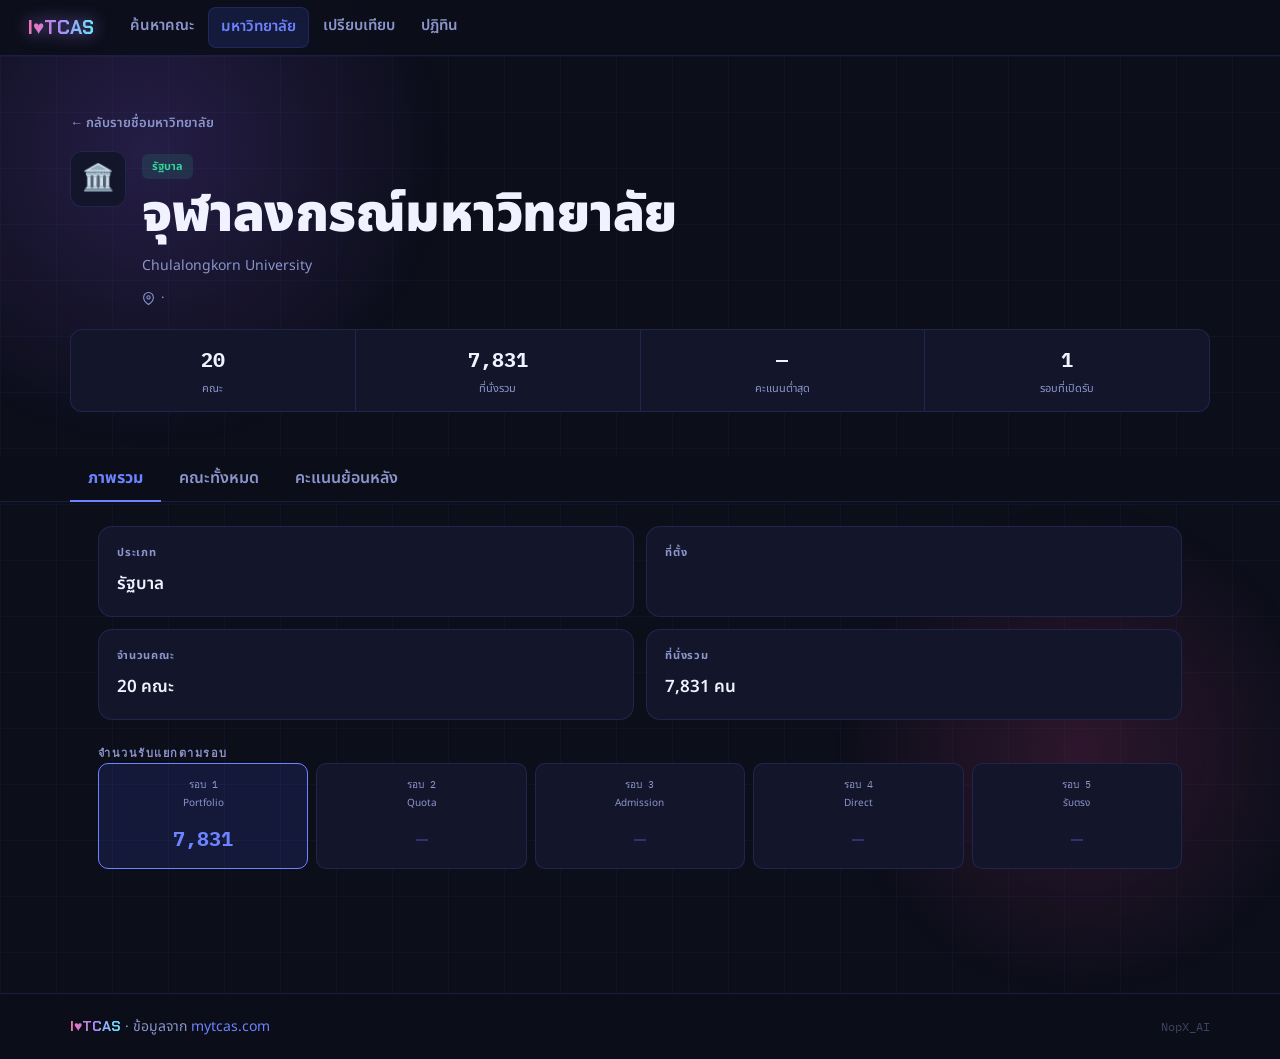
<file: university.html>
<!DOCTYPE html>
<html lang="th" data-theme="dark">
<head>
<meta charset="UTF-8">
<meta name="description" content="ดูคณะ จำนวนรับ คะแนนขั้นต่ำ ค่าเทอม และเกณฑ์คัดเลือกของแต่ละมหาวิทยาลัย">
<meta name="color-scheme" content="dark">
<link href="https://fonts.googleapis.com/css2?family=Chakra+Petch:wght@600;700&family=Noto+Sans+Thai:wght@300;400;500;600;700;800;900&family=IBM+Plex+Mono:wght@400;500&display=swap" rel="stylesheet">
<link rel="stylesheet" href="design.css">
<meta name="viewport" content="width=device-width, initial-scale=1.0">
<title>รายละเอียดมหาวิทยาลัย — I♥TCAS</title>
  <!-- OG / Social -->
  <meta property="og:type"        content="website">
  <meta property="og:site_name"   content="iLoveTCAS">
  <meta property="og:title"       content="รายละเอียดมหาวิทยาลัย — iLoveTCAS">
  <meta property="og:description" content="ดูคณะ ที่นั่ง คะแนนขั้นต่ำ และค่าเทอมของแต่ละมหาวิทยาลัยได้ที่นี่">
  <meta property="og:image"       content="https://ilovetcas.vercel.app/og-image.png">
  <meta property="og:image:width"  content="1200">
  <meta property="og:image:height" content="630">
  <meta property="og:url"         content="https://ilovetcas.vercel.app/university">
  <meta property="og:locale"      content="th_TH">
  <!-- Twitter Card -->
  <meta name="twitter:card"        content="summary_large_image">
  <meta name="twitter:title"       content="รายละเอียดมหาวิทยาลัย — iLoveTCAS">
  <meta name="twitter:description" content="ดูคณะ ที่นั่ง คะแนนขั้นต่ำ และค่าเทอมของแต่ละมหาวิทยาลัยได้ที่นี่">
  <meta name="twitter:image"       content="https://ilovetcas.vercel.app/og-image.png">
  <!-- Theme -->
  <meta name="theme-color"         content="#4361ee">
  


<script src="site.js"></script>
</head>
<body>

<header>
  <a href="/" class="logo">I♥TCAS</a>
  <nav>
    <a href="/search">ค้นหาคณะ</a>
    <a href="/universities" class="active">มหาวิทยาลัย</a>
    <a href="/compare">เปรียบเทียบ</a>
    <a href="/timeline">ปฏิทิน</a>
  </nav>
</header>

<!-- HERO จะถูก inject โดย JS -->
<div id="heroEl"></div>

<!-- TABS -->
<div class="tabs-bar">
  <div class="tabs-inner">
    <button class="tab-btn active" data-tab="overview">ภาพรวม</button>
    <button class="tab-btn" data-tab="faculties">คณะทั้งหมด</button>
    <button class="tab-btn" data-tab="history">คะแนนย้อนหลัง</button>
  </div>
</div>

<main class="main">
  <div class="tab-panel active" id="tp_overview">
    <div id="overviewEl"></div>
  </div>
  <div class="tab-panel" id="tp_faculties">
    <div id="facultiesEl"></div>
  </div>
  <div class="tab-panel" id="tp_history">
    <div id="historyEl"></div>
  </div>
</main>

<!-- FAC DETAIL MODAL -->
<div class="overlay" id="facModal" onclick="if(event.target===this)closeModal()">
  <div class="modal">
    <div class="m-hdr">
      <div><div class="m-title" id="md_title">—</div><div class="m-sub" id="md_sub">—</div></div>
      <button class="m-x" onclick="closeModal()">✕</button>
    </div>
    <div class="m-body">
      <div class="m-igrid">
        <div class="m-ic"><div class="m-ic-l">ที่นั่งรวม</div><div class="m-ic-v" id="md_seats">—</div></div>
        <div class="m-ic"><div class="m-ic-l">คะแนนขั้นต่ำ</div><div class="m-ic-v" id="md_score">—</div></div>
        <div class="m-ic"><div class="m-ic-l">ค่าเทอม / ปี</div><div class="m-ic-v" id="md_tuition">—</div></div>
        <div class="m-ic"><div class="m-ic-l">กลุ่มสาขา</div><div class="m-ic-v" id="md_cat" style="font-size:14px;font-family:var(--sans)">—</div></div>
      </div>
      <div style="font-size:11px;font-weight:700;color:var(--mu);letter-spacing:1px;text-transform:uppercase;margin-bottom:8px">จำนวนรับแต่ละรอบ</div>
      <div class="m-rounds" id="md_rounds"></div>
      <div style="font-size:11px;font-weight:700;color:var(--mu);letter-spacing:1px;text-transform:uppercase;margin-bottom:8px">เกณฑ์การคัดเลือก</div>
      <div class="m-criteria" id="md_criteria">—</div>
    </div>
  </div>
</div>

<script>
const SB_URL = 'https://pbyworyzrgcllljeibtj.supabase.co';
const SB_KEY = 'eyJhbGciOiJIUzI1NiIsInR5cCI6IkpXVCJ9.eyJpc3MiOiJzdXBhYmFzZSIsInJlZiI6InBieXdvcnl6cmdjbGxsamVpYnRqIiwicm9sZSI6ImFub24iLCJpYXQiOjE3NzM5MTEyODksImV4cCI6MjA4OTQ4NzI4OX0.dQnTtBeK08R27whhkZQAGR7iaOX3ZswRrd8jr5ZVXqY';

const CAT={วิศวกรรม:['วิศวกรรม','เทคโนโลยี','คอมพิวเตอร์','สารสนเทศ'],แพทย์:['แพทย','เภสัช','พยาบาล','ทันตแพทย','สาธารณสุข'],วิทยาศาสตร์:['วิทยาศาสตร์','เกษตร','วนศาสตร์'],บริหาร:['บริหาร','เศรษฐศาสตร์','การบัญชี'],ครุศาสตร์:['ครุศาสตร์','ศึกษาศาสตร์'],ศิลปะ:['ศิลป','สถาปัตย','นิเทศ'],สังคม:['นิติ','รัฐศาสตร์','อักษร','มนุษย','สังคม']};
function gcat(n){for(const[c,ks]of Object.entries(CAT))if(ks.some(k=>n.includes(k)))return c;return'อื่นๆ';}
function fseats(f){return[f.r1,f.r2,f.r3,f.r4,f.r5].reduce((a,v)=>a+(v||0),0);}

function getEmoji(n){
  const m={'จุฬา':'🏛️','ธรรมศาสตร์':'🔴','มหิดล':'💙','เกษตร':'🌾','พระจอมเกล้าธนบุรี':'🔧','ลาดกระบัง':'⚡','พระนครเหนือ':'🏗️','ศรีนครินทรวิโรฒ':'🎓','ศิลปากร':'🎨','บูรพา':'🌊','เชียงใหม่':'🌸','นเรศวร':'⚔️','แม่ฟ้าหลวง':'🍃','แม่โจ้':'🌱','พะเยา':'🏔️','ขอนแก่น':'🌻','มหาสารคาม':'🐘','อุบลราชธานี':'🌿','นครพนม':'🦚','สงขลา':'🏝️','วลัยลักษณ์':'🌴','ทักษิณ':'🎏','ราชภัฏ':'📚','ราชมงคล':'🔩','รังสิต':'🌟','กรุงเทพ':'🏙️'};
  for(const[k,v]of Object.entries(m))if(n.includes(k))return v;
  return'🎓';
}


function normalizeType(t){
  if(!t) return '';
  if(t.includes('ราชภัฏ')) return 'ราชภัฏ';
  if(t.includes('ราชมงคล')) return 'ราชมงคล';
  if(t.includes('เอกชน')||t==='Private') return 'เอกชน';
  if(t.includes('รัฐบาล')||t==='Public'||t==='Government') return 'รัฐบาล';
  return t;
}
// ── Module-level state (ใช้ใน boot + renderFacTable + openFac) ──
let _uni={}, _facs=[], _activeCat='';

const RNAMES=['Portfolio','Quota','Admission','Direct','รับตรง'];

function getLocation(name){
  const loc={
    'จุฬา':'กรุงเทพมหานคร','ธรรมศาสตร์':'กรุงเทพมหานคร','มหิดล':'นครปฐม',
    'เกษตรศาสตร์':'กรุงเทพมหานคร','พระจอมเกล้าธนบุรี':'กรุงเทพมหานคร',
    'ลาดกระบัง':'กรุงเทพมหานคร','พระนครเหนือ':'กรุงเทพมหานคร',
    'ศรีนครินทรวิโรฒ':'กรุงเทพมหานคร','ศิลปากร':'กรุงเทพมหานคร',
    'บูรพา':'ชลบุรี','เชียงใหม่':'เชียงใหม่','นเรศวร':'พิษณุโลก',
    'แม่ฟ้าหลวง':'เชียงราย','แม่โจ้':'เชียงใหม่','พะเยา':'พะเยา',
    'ขอนแก่น':'ขอนแก่น','มหาสารคาม':'มหาสารคาม','อุบลราชธานี':'อุบลราชธานี',
    'นครพนม':'นครพนม','สงขลานครินทร์':'สงขลา','วลัยลักษณ์':'นครศรีธรรมราช',
    'ทักษิณ':'สงขลา','รังสิต':'ปทุมธานี','กรุงเทพ':'กรุงเทพมหานคร',
    'ธุรกิจบัณฑิตย์':'กรุงเทพมหานคร','อัสสัมชัญ':'กรุงเทพมหานคร',
    'หอการค้าไทย':'กรุงเทพมหานคร','ปัญญาภิวัฒน์':'กรุงเทพมหานคร',
    'สวนสุนันทา':'กรุงเทพมหานคร','บ้านสมเด็จ':'กรุงเทพมหานคร',
    'พระนครศรีอยุธยา':'พระนครศรีอยุธยา','ราชภัฏเชียงใหม่':'เชียงใหม่',
    'ราชภัฏเชียงราย':'เชียงราย','ราชภัฏลำปาง':'ลำปาง','ราชภัฏอุตรดิตถ์':'อุตรดิตถ์',
    'ราชภัฏกำแพงเพชร':'กำแพงเพชร','ราชภัฏนครสวรรค์':'นครสวรรค์','ราชภัฏพิบูลสงคราม':'พิษณุโลก',
    'ราชภัฏเพชรบูรณ์':'เพชรบูรณ์','ราชภัฏสกลนคร':'สกลนคร','ราชภัฏนครราชสีมา':'นครราชสีมา',
    'ราชภัฏบุรีรัมย์':'บุรีรัมย์','ราชภัฏสุรินทร์':'สุรินทร์','ราชภัฏมหาสารคาม':'มหาสารคาม',
    'ราชภัฏชัยภูมิ':'ชัยภูมิ','ราชภัฏอุดรธานี':'อุดรธานี','ราชภัฏเลย':'เลย',
    'ราชภัฏร้อยเอ็ด':'ร้อยเอ็ด','ราชภัฏยะลา':'ยะลา','ราชภัฏสุราษฎร์ธานี':'สุราษฎร์ธานี',
    'ราชภัฏนครศรีธรรมราช':'นครศรีธรรมราช','ราชภัฏสงขลา':'สงขลา','ราชภัฏภูเก็ต':'ภูเก็ต',
    'ราชภัฏหมู่บ้านจอมบึง':'ราชบุรี','ราชภัฏเพชรบุรี':'เพชรบุรี','ราชภัฏกาญจนบุรี':'กาญจนบุรี',
    'ราชภัฏนครปฐม':'นครปฐม','ราชภัฏจันทรเกษม':'กรุงเทพมหานคร',
    'ราชมงคลพระนคร':'กรุงเทพมหานคร','ราชมงคลกรุงเทพ':'กรุงเทพมหานคร',
    'ราชมงคลตะวันออก':'ชลบุรี','ราชมงคลธัญบุรี':'ปทุมธานี',
    'ราชมงคลรัตนโกสินทร์':'นครปฐม','ราชมงคลล้านนา':'เชียงใหม่',
    'ราชมงคลศรีวิชัย':'สงขลา','ราชมงคลสุวรรณภูมิ':'พระนครศรีอยุธยา','ราชมงคลอีสาน':'นครราชสีมา',
    'สุรนารี':'นครราชสีมา','ศรีปทุม':'กรุงเทพมหานคร','หัวเฉียว':'สมุทรปราการ',
    'เซนต์จอห์น':'กรุงเทพมหานคร','นอร์ทกรุงเทพ':'กรุงเทพมหานคร',
    'พายัพ':'เชียงใหม่','ฟาร์อีสเทอร์น':'เชียงใหม่','นอร์ท-เชียงใหม่':'เชียงใหม่',
    'เวสเทิร์น':'กาญจนบุรี','เอเชียอาคเนย์':'นครราชสีมา',
  };
  for(const[k,v]of Object.entries(loc))if(name.includes(k))return v;
  return '';
}

function getRegion(name, locationStr){
  const regionByLoc={
    'กรุงเทพ':'กลาง','นนทบุรี':'กลาง','ปทุมธานี':'กลาง','สมุทรปราการ':'กลาง',
    'นครปฐม':'กลาง','ราชบุรี':'กลาง','กาญจนบุรี':'กลาง','สุพรรณบุรี':'กลาง',
    'อยุธยา':'กลาง','สระบุรี':'กลาง','ลพบุรี':'กลาง','นครสวรรค์':'กลาง',
    'กำแพงเพชร':'กลาง','เพชรบุรี':'กลาง','ประจวบ':'กลาง',
    'เชียงใหม่':'เหนือ','เชียงราย':'เหนือ','ลำปาง':'เหนือ','ลำพูน':'เหนือ',
    'แม่ฮ่องสอน':'เหนือ','พะเยา':'เหนือ','น่าน':'เหนือ','แพร่':'เหนือ',
    'อุตรดิตถ์':'เหนือ','สุโขทัย':'เหนือ','พิษณุโลก':'เหนือ','เพชรบูรณ์':'เหนือ',
    'ขอนแก่น':'อีสาน','อุดรธานี':'อีสาน','หนองคาย':'อีสาน','เลย':'อีสาน',
    'นครราชสีมา':'อีสาน','บุรีรัมย์':'อีสาน','สุรินทร์':'อีสาน','ชัยภูมิ':'อีสาน',
    'มหาสารคาม':'อีสาน','ร้อยเอ็ด':'อีสาน','กาฬสินธุ์':'อีสาน','สกลนคร':'อีสาน',
    'นครพนม':'อีสาน','มุกดาหาร':'อีสาน','อุบลราชธานี':'อีสาน','ยโสธร':'อีสาน',
    'ศรีสะเกษ':'อีสาน','อำนาจเจริญ':'อีสาน','บึงกาฬ':'อีสาน',
    'สุราษฎร์':'ใต้','นครศรีธรรมราช':'ใต้','ภูเก็ต':'ใต้','สงขลา':'ใต้',
    'สตูล':'ใต้','ตรัง':'ใต้','พัทลุง':'ใต้','ปัตตานี':'ใต้','ยะลา':'ใต้','นราธิวาส':'ใต้',
    'ชลบุรี':'ตะวันออก','ระยอง':'ตะวันออก','จันทบุรี':'ตะวันออก',
    'ตราด':'ตะวันออก','ฉะเชิงเทรา':'ตะวันออก','ปราจีนบุรี':'ตะวันออก',
  };
  const l=locationStr||getLocation(name);
  for(const[k,v]of Object.entries(regionByLoc))if(l.includes(k))return v;
  return '';
}

function mergeRows(rows,uniId){
  const uniRow=rows[0]||{};
  const uni={
    id:uniId,
    name_th:uniRow.uni_name_th||uniId,
    name_en:uniRow.uni_name_en||'',
    uni_type:normalizeType(uniRow.uni_type),
    location:uniRow.location||getLocation(uniRow.uni_name_th||''),
    region:uniRow.region||getRegion(uniRow.uni_name_th||'',uniRow.location||''),
    emoji:getEmoji(uniRow.uni_name_th||''),
    website:uniRow.website||'',
    founded:uniRow.founded||'',
    faculties:[],_fm:{},
  };
  for(const r of rows){
    if(!uni._fm[r.faculty_id]) uni._fm[r.faculty_id]={
      id:r.faculty_id,name_th:r.faculty_name_th||'',
      tuition:r.tuition_per_year||null,criteria:r.criteria||'',
      min_score:null,r1:0,r2:0,r3:0,r4:0,r5:0,history:[],
    };
    const f=uni._fm[r.faculty_id];
    if(r.round_num>=1&&r.round_num<=5)f[`r${r.round_num}`]=(f[`r${r.round_num}`]||0)+(r.seats||0);
    if(r.min_score&&(!f.min_score||r.min_score<f.min_score))f.min_score=parseFloat(r.min_score);
    // เก็บ history — year มาจาก column 'year' ใน view
    if(r.min_score&&r.year){
      const yr=parseInt(r.year);
      if(!isNaN(yr)&&!f.history.some(h=>h.year===yr&&h.round===r.round_num))
        f.history.push({year:yr,round:r.round_num,score:parseFloat(r.min_score),seats:r.seats||0});
    }
  }
  uni.faculties=Object.values(uni._fm);
  delete uni._fm;
  return uni;
}

async function loadData(){
  const uniId=new URLSearchParams(location.search).get('id')||'u001';
  document.getElementById('heroEl').innerHTML=`<div class="hero"><div class="hero-inner"><div class="skel" style="height:120px;border-radius:14px"></div></div></div>`;
  try{
    const rows = await SiteConfig.fetchAdmissions({ yearGte: SiteConfig.tcasYear() - 3, uniId, limit: 9999 });
    if(rows.length){
      boot(mergeRows(rows,uniId));
      return;
    }
  }catch(e){
    console.warn('Supabase error:',e.message);
  }
  try{
    const local = await SiteConfig.fetchLocalData();
    const uni = local.find((u) => u.id === uniId);
    if(!uni){
      document.getElementById('heroEl').innerHTML='<div class="hero"><div class="hero-inner"><div class="empty"><div class="empty-ico">🔍</div><div class="empty-msg">ไม่พบมหาวิทยาลัยนี้</div></div></div></div>';
      return;
    }
    boot(uni);
  }catch(localErr){
    console.warn('Local JSON error:',localErr.message);
    document.getElementById('heroEl').innerHTML='<div class="hero"><div class="hero-inner"><div class="empty"><div class="empty-ico">⚠️</div><div class="empty-msg">โหลดข้อมูลไม่ได้ กรุณา refresh</div></div></div></div>';
  }
}

function boot(uni){
_uni=uni; _facs=uni.faculties||[]; _activeCat='';
const facs=_facs;
const totalSeats=facs.reduce((a,f)=>a+fseats(f),0);
const scores=facs.map(f=>f.min_score).filter(Boolean);
const minScore=scores.length?Math.min(...scores).toFixed(2):'—';
const rounds=[1,2,3,4,5].filter(r=>facs.some(f=>(f[`r${r}`]||0)>0));

// ── HERO ─────────────────────────────────────────────────────
document.title=`${uni.name_th} — I♥TCAS`;
document.getElementById('heroEl').innerHTML=`
<div class="hero">
  <div class="hero-inner">
    <a href="/universities" class="hero-back">← กลับรายชื่อมหาวิทยาลัย</a>
    <div class="hero-top">
      <div class="hero-logo">${uni.emoji||'🎓'}</div>
      <div class="hero-info">
        <span class="hero-badge hb-${uni.uni_type}">${uni.uni_type}</span>
        <h1>${uni.name_th}</h1>
        <div class="hero-en">${uni.name_en||''}</div>
        <div class="hero-location">
          <svg width="13" height="13" fill="none" stroke="currentColor" stroke-width="2" viewBox="0 0 24 24"><path d="M21 10c0 7-9 13-9 13s-9-6-9-13a9 9 0 0 1 18 0z"/><circle cx="12" cy="10" r="3"/></svg>
          ${uni.location||''} · ${uni.region||''}
          ${uni.website?`· <a href="${uni.website}" target="_blank" style="color:rgba(255,255,255,.55);text-decoration:none">${uni.website.replace('https://','')}</a>`:''}
        </div>
      </div>
    </div>
    <div class="stat-strip">
      <div class="ss-item"><div class="ss-num">${facs.length}</div><div class="ss-label">คณะ</div></div>
      <div class="ss-item"><div class="ss-num">${totalSeats.toLocaleString()}</div><div class="ss-label">ที่นั่งรวม</div></div>
      <div class="ss-item"><div class="ss-num">${minScore}</div><div class="ss-label">คะแนนต่ำสุด</div></div>
      <div class="ss-item"><div class="ss-num">${rounds.length}</div><div class="ss-label">รอบที่เปิดรับ</div></div>
    </div>
  </div>
</div>`;

// ── OVERVIEW ──────────────────────────────────────────────────
// RNAMES moved to module level
document.getElementById('overviewEl').innerHTML=`
  <div class="overview-grid">
    <div class="ov-card"><div class="ov-label">ประเภท</div><div class="ov-val">${uni.uni_type}</div></div>
    <div class="ov-card"><div class="ov-label">ที่ตั้ง</div><div class="ov-val">${uni.location}</div><div class="ov-sub">${uni.region||''}</div></div>
    <div class="ov-card"><div class="ov-label">จำนวนคณะ</div><div class="ov-val">${facs.length} คณะ</div></div>
    <div class="ov-card"><div class="ov-label">ที่นั่งรวม</div><div class="ov-val">${totalSeats.toLocaleString()} คน</div></div>
  </div>
  <div class="sec-title">จำนวนรับแยกตามรอบ</div>
  <div class="round-cards">
    ${[1,2,3,4,5].map(r=>{
      const s=facs.reduce((a,f)=>a+(f[`r${r}`]||0),0);
      return`<div class="rc-box${s>0?' has':' none'}">
        <div class="rc-num-label">รอบ ${r}</div>
        <div class="rc-name">${RNAMES[r-1]}</div>
        <div class="rc-count">${s>0?s.toLocaleString():'—'}</div>
      </div>`;
    }).join('')}
  </div>`;

// ── HISTORY ───────────────────────────────────────────────────
(function(){
  const allHist=facs.flatMap(f=>(f.history||[]).map(h=>({...h,fac:f.name_th})));
  allHist.sort((a,b)=>b.year-a.year||b.round-a.round);
  let html='';
  if(!allHist.length){
    html='<div class="empty"><div class="empty-ico">📊</div><div>ยังไม่มีข้อมูลคะแนนย้อนหลัง</div></div>';
  } else {
    html=`<table class="hist-table">
      <thead><tr><th>ปี</th><th>คณะ</th><th>รอบ</th><th>คะแนนขั้นต่ำ</th><th>ที่นั่ง</th></tr></thead>
      <tbody>
        ${allHist.map((h,i)=>{
          const prev=allHist[i+1];
          const trend=prev&&prev.fac===h.fac?(h.score>prev.score?'▲':'▼'):'';
          const cls=trend==='▲'?'trend-up':trend==='▼'?'trend-dn':'';
          return`<tr><td>${h.year}</td><td>${h.fac}</td><td>รอบ ${h.round}</td>
            <td style="font-family:var(--mono);font-weight:700">${h.score.toFixed(2)} <span class="${cls}" style="font-size:11px">${trend}</span></td>
            <td style="font-family:var(--mono)">${h.seats.toLocaleString()}</td></tr>`;
        }).join('')}
      </tbody></table>`;
  }
  document.getElementById('historyEl').innerHTML=html;
})();

renderFacTable();
} // end boot()


// ── FACULTIES ─────────────────────────────────────────────────
function renderFacTable(){
  const facs=_facs; const activeCat=_activeCat; const uni=_uni;
  const cats=[...new Set(facs.map(f=>gcat(f.name_th)))];
  const shown=activeCat?facs.filter(f=>gcat(f.name_th)===activeCat):facs;
  const mxSc=Math.max(...shown.map(f=>f.min_score||0));

  document.getElementById('facultiesEl').innerHTML=`
    <div class="fac-filter-row">
      <button class="fftab${!activeCat?' active':''}" onclick="setCat('')">ทั้งหมด (${facs.length})</button>
      ${cats.map(c=>`<button class="fftab${activeCat===c?' active':''}" onclick="setCat('${c}')">${c} (${facs.filter(f=>gcat(f.name_th)===c).length})</button>`).join('')}
    </div>
    <div style="overflow-x:auto">
    <table class="fac-table">
      <thead><tr>
        <th>คณะ / สาขา</th>
        <th>คะแนนขั้นต่ำ</th>
        <th>รอบ</th>
        <th>ที่นั่ง</th>
        <th>ค่าเทอม</th>
      </tr></thead>
      <tbody>
        ${shown.map(f=>{
          const cat=gcat(f.name_th);
          const sc=f.min_score;
          const pct=mxSc?Math.round((sc||0)/mxSc*100):0;
          const tu=f.tuition===0?'<span class="tu-free">ฟรี</span>':f.tuition?`<span class="tu-val">${(f.tuition/1000).toFixed(0)}K</span>`:'<span class="tu-val">—</span>';
          const rps=[1,2,3,4,5].map(r=>`<div class="rp${(f[`r${r}`]||0)>0?' has':''}">${r}</div>`).join('');
          return`<tr onclick="openFac('${f.id}')">
            <td><div class="fac-name"><span class="cat-dot dot-${cat}"></span>${f.name_th}</div><div class="fac-cat">${cat}</div></td>
            <td>${sc?`<div class="score-val">${sc.toFixed(2)}</div><div class="score-bar-wrap"><div class="score-bar"><div class="score-fill" style="width:${pct}%"></div></div></div>`:'<span style="color:var(--border2);font-family:var(--mono)">—</span>'}</td>
            <td><div class="r-pips">${rps}</div></td>
            <td><span style="font-family:var(--mono);font-weight:600">${fseats(f).toLocaleString()}</span></td>
            <td>${tu}</td>
          </tr>`;
        }).join('')}
      </tbody>
    </table></div>`;
}

function setCat(c){_activeCat=c;renderFacTable();}


// ── FAC MODAL ─────────────────────────────────────────────────
function openFac(fid){
  const facs=_facs; const uni=_uni;
  const f=facs.find(f=>f.id===fid);if(!f)return;
  document.getElementById('md_title').textContent=f.name_th;
  document.getElementById('md_sub').textContent=`${uni.name_th} · ${gcat(f.name_th)}`;
  document.getElementById('md_seats').textContent=fseats(f).toLocaleString()+' คน';
  document.getElementById('md_score').textContent=f.min_score?f.min_score.toFixed(2):'—';
  document.getElementById('md_tuition').textContent=f.tuition===0?'ฟรี':f.tuition?`${f.tuition.toLocaleString()} บาท`:'—';
  document.getElementById('md_cat').textContent=gcat(f.name_th);
  document.getElementById('md_criteria').textContent=f.criteria||'—';
  document.getElementById('md_rounds').innerHTML=[1,2,3,4,5].map(r=>{
    const s=f[`r${r}`]||0;
    return`<div class="m-rd${s>0?' has':' none'}">
      <div class="m-rd-l">รอบ ${r}</div>
      <div class="m-rd-n">${RNAMES[r-1]}</div>
      <div class="m-rd-v">${s>0?s.toLocaleString():'—'}</div>
    </div>`;
  }).join('');
  document.getElementById('facModal').classList.add('open');
  document.body.style.overflow='hidden';
}
function closeModal(){
  document.getElementById('facModal').classList.remove('open');
  document.body.style.overflow='';
}
document.addEventListener('keydown',e=>{if(e.key==='Escape')closeModal();});

// ── TABS ──────────────────────────────────────────────────────
document.querySelectorAll('.tab-btn').forEach(btn=>{
  btn.addEventListener('click',()=>{
    document.querySelectorAll('.tab-btn').forEach(b=>b.classList.remove('active'));
    document.querySelectorAll('.tab-panel').forEach(p=>p.classList.remove('active'));
    btn.classList.add('active');
    document.getElementById('tp_'+btn.dataset.tab).classList.add('active');
  });
});


loadData();

// 🥚 Easter egg — Noppadon Pumpong
(function(){
  // Console
  console.log('%c I♥TCAS ','background:#1a56a0;color:#fff;font-size:13px;font-weight:800;padding:4px 12px;border-radius:4px;font-family:monospace');
  console.log('%c Noppadon Pumpong','color:#4a9eff;font-size:12px;font-family:monospace');
  console.log('%c 💡 Konami: ↑↑↓↓←→←→BA','color:#6e7681;font-size:11px;font-family:monospace');

  // Konami Code
  const CODE=[38,38,40,40,37,39,37,39,66,65];let idx=0;
  document.addEventListener('keydown',e=>{
    idx=e.keyCode===CODE[idx]?idx+1:e.keyCode===CODE[0]?1:0;
    if(idx===CODE.length){idx=0;
      const el=document.createElement('div');
      el.innerHTML=`<div style="position:fixed;top:50%;left:50%;transform:translate(-50%,-50%);background:var(--s1);border:1px solid var(--bd);border-radius:14px;padding:32px 40px;z-index:9999;font-family:'IBM Plex Mono',monospace;text-align:center;box-shadow:0 8px 32px rgba(0,0,0,.3)"><div style="font-size:28px;margin-bottom:12px">👋</div><div style="font-size:18px;font-weight:700;color:var(--tx)">Noppadon Pumpong</div><button onclick="this.closest('div').parentElement.remove()" style="margin-top:20px;padding:6px 18px;background:var(--ac);color:#fff;border:none;border-radius:7px;font-family:'IBM Plex Mono',monospace;font-size:12px;cursor:pointer">OK</button></div>`;
      document.body.appendChild(el);setTimeout(()=>el.remove(),5000);
    }
  });

  // Logo 5 คลิก
  let n=0,t;
  document.querySelector('.logo')?.addEventListener('click',e=>{
    e.preventDefault();n++;clearTimeout(t);t=setTimeout(()=>n=0,1200);
    if(n===5){n=0;const d=document.createElement('div');
      d.style.cssText='position:fixed;bottom:100px;left:50%;transform:translateX(-50%);background:var(--ac);color:#fff;padding:10px 22px;border-radius:100px;font-family:"IBM Plex Mono",monospace;font-size:13px;z-index:9999;pointer-events:none;white-space:nowrap;box-shadow:0 4px 20px rgba(26,86,160,.4)';
      d.textContent='👋 Noppadon Pumpong';document.body.appendChild(d);setTimeout(()=>d.remove(),2500);}
  });

  // Animation styles
  const s=document.createElement('style');
  s.textContent='@keyframes konamiIn{from{opacity:0;transform:translate(-50%,-50%) scale(.9)}to{opacity:1;transform:translate(-50%,-50%) scale(1)}}';
  document.head.appendChild(s);
})();

</script>

<!-- BACK TO TOP -->
<button id="btt" onclick="window.scrollTo({top:0,behavior:'smooth'})" title="กลับด้านบน">↑</button>

<!-- FOOTER -->
<footer>
  <div class="footer-inner">
    <div>
      <span class="footer-logo">I♥TCAS</span>
      · ข้อมูลจาก <a href="https://www.mytcas.com" target="_blank" class="footer-link">mytcas.com</a>
    </div>
    <div class="footer-credit">NopX_AI</div>
  </div>
</footer>

<script>
// Back to top visibility
window.addEventListener('scroll',()=>{
  const b=document.getElementById('btt');
  if(b){b.style.opacity=window.scrollY>400?'1':'0';b.style.pointerEvents=window.scrollY>400?'auto':'none';}
});
</script>

</body>
</html>
</file>
<file: design.css>
/* ═══════════════════════════════════════
   I♥TCAS — Shared Design System
   Dark Only · Grid BG · Neon · Clean
   แก้ที่ไฟล์นี้ที่เดียว — ทุกหน้า sync อัตโนมัติ
═══════════════════════════════════════ */

/* ── TOKENS ── */
:root{
  --bg:#0c0e1a;
  --s1:#13162a; --s2:#191d35; --s3:#1f2440;
  --bd:rgba(99,102,241,.18);
  --bd2:rgba(99,102,241,.35);
  --tx:#f0f2ff; --tx2:#c4cfff; --mu:#8b95cc;
  --ac:#6d83ff; --ac2:#a78bfa; --ac3:#67e8f9;
  --ac-bg:rgba(67,97,238,.15);
  --pk:#f472b6; --pk-bg:rgba(236,72,153,.12);
  --gn:#34d399; --gn-bg:rgba(52,211,153,.12);
  --rd:#f87171; --rd-bg:rgba(248,113,113,.12);
  --gd:#fbbf24; --gd-bg:rgba(251,191,36,.12);
  --pu:#a78bfa; --pu-bg:rgba(167,139,250,.12);
  --sans:'Noto Sans Thai',sans-serif;
  --mono:'IBM Plex Mono',monospace;
  --logo-font:'Chakra Petch',sans-serif;
  --r:10px; --rl:14px;
  --sh:0 0 20px rgba(99,102,241,.1),0 4px 16px rgba(0,0,0,.5);
  --shm:0 0 40px rgba(99,102,241,.15),0 8px 32px rgba(0,0,0,.7);
}

/* ── RESET ── */
*{margin:0;padding:0;box-sizing:border-box;transition:background-color .15s,border-color .15s,color .1s;}
html{scroll-behavior:smooth;}
body{
  font-family:var(--sans);background:var(--bg);color:var(--tx);
  min-height:100vh;font-size:17px;line-height:1.75;
  background-image:
    linear-gradient(rgba(99,102,241,.05) 1px,transparent 1px),
    linear-gradient(90deg,rgba(99,102,241,.05) 1px,transparent 1px);
  background-size:56px 56px;
}
body::before{content:'';position:fixed;width:600px;height:600px;border-radius:50%;
  background:radial-gradient(circle,rgba(139,92,246,.2) 0%,transparent 70%);
  top:-150px;left:-150px;pointer-events:none;z-index:0;}
body::after{content:'';position:fixed;width:500px;height:500px;border-radius:50%;
  background:radial-gradient(circle,rgba(236,72,153,.15) 0%,transparent 70%);
  bottom:-100px;right:-50px;pointer-events:none;z-index:0;}

/* ── HEADER ── */
header{
  background:rgba(12,14,26,.88);backdrop-filter:blur(16px);
  border-bottom:1px solid var(--bd);height:56px;padding:0 28px;
  display:flex;align-items:center;position:sticky;top:0;z-index:300;
}
.logo{
  font-family:var(--logo-font);font-size:19px;font-weight:700;
  background:linear-gradient(90deg,#f472b6,#a78bfa,#67e8f9,#a78bfa,#f472b6);
  background-size:200%;-webkit-background-clip:text;-webkit-text-fill-color:transparent;
  background-clip:text;filter:drop-shadow(0 0 8px rgba(167,139,250,.7));
  animation:rainbow 3s linear infinite;
  text-decoration:none;margin-right:24px;white-space:nowrap;
}
@keyframes rainbow{0%{background-position:0%}100%{background-position:200%}}
nav{display:flex;gap:2px;flex:1;}
nav a{font-size:15px;font-weight:600;color:var(--mu);text-decoration:none;
  padding:6px 12px;border-radius:8px;transition:all .15s;}
nav a:hover{color:var(--tx);background:rgba(99,102,241,.1);}
nav a.active{color:var(--ac);background:var(--ac-bg);border:1px solid var(--bd);}

/* ── HERO ── */
.hero{padding:52px 28px 44px;position:relative;z-index:1;}
.hero-inner{max-width:1140px;margin:0 auto;}
.hero-tag{display:inline-flex;align-items:center;gap:8px;font-family:var(--mono);
  font-size:11px;font-weight:600;letter-spacing:1.5px;text-transform:uppercase;
  color:var(--mu);margin-bottom:16px;}
.hero-dot{width:6px;height:6px;border-radius:50%;background:var(--ac3);
  animation:blink 2s ease-in-out infinite;}
@keyframes blink{0%,100%{opacity:1;transform:scale(1)}50%{opacity:.3;transform:scale(1.5)}}
.hero h1{font-size:clamp(28px,4.5vw,52px);font-weight:900;color:var(--tx);
  line-height:1.1;margin-bottom:10px;letter-spacing:-.5px;}
.hero h1 span{background:linear-gradient(135deg,#a78bfa,#67e8f9);
  -webkit-background-clip:text;-webkit-text-fill-color:transparent;background-clip:text;}
.hero-sub{font-size:18px;color:var(--mu);margin-bottom:28px;}
.search-wrap{display:flex;max-width:560px;background:var(--s1);
  border:1px solid var(--bd);border-radius:12px;overflow:hidden;}
.search-wrap:focus-within{border-color:var(--ac);}
.s-ico,.search-ico{padding:0 14px;display:flex;align-items:center;color:var(--mu);flex-shrink:0;}
#searchInput,input[type=text].search-input{
  flex:1;background:transparent;border:none;outline:none;
  font-family:var(--sans);font-size:15px;color:var(--tx);padding:12px 0;}
#searchInput::placeholder{color:var(--mu);}
.btn-search{padding:0 20px;background:var(--ac-bg);color:var(--ac);border:none;
  font-family:var(--sans);font-size:14px;font-weight:700;cursor:pointer;
  border-left:1px solid var(--bd);transition:background .15s;}
.btn-search:hover{background:var(--ac);color:#fff;}
.stats-row{display:flex;gap:0;margin-top:20px;flex-wrap:wrap;}
.si{display:flex;flex-direction:column;gap:2px;padding-right:24px;margin-right:24px;
  border-right:1px solid var(--bd);}
.si:last-child{border-right:none;}
.si-n,.stat-num{font-family:var(--mono);font-size:24px;font-weight:700;color:var(--tx);line-height:1;}
.si-l,.stat-label{font-size:12px;color:var(--mu);}
.sdiv{display:none;}
.stat-item{display:flex;flex-direction:column;gap:2px;}
.stat-divider{width:1px;height:28px;background:rgba(255,255,255,.12);margin:0 8px;flex-shrink:0;}
.hero-back{display:inline-flex;align-items:center;gap:6px;font-size:13px;
  color:var(--mu);text-decoration:none;margin-bottom:16px;font-weight:600;}
.hero-back:hover{color:var(--tx);}
.stat-strip{display:flex;gap:0;background:var(--s1);border:1px solid var(--bd);
  border-radius:12px;margin-top:20px;overflow:hidden;}
.ss-item{flex:1;text-align:center;padding:12px 8px;border-right:1px solid var(--bd);}
.ss-item:last-child{border-right:none;}
.ss-num{font-family:var(--mono);font-size:20px;font-weight:700;color:var(--tx);}
.ss-label{font-size:11px;color:var(--mu);margin-top:2px;}
.hero-badge{display:inline-block;font-size:11px;font-weight:700;padding:3px 10px;
  border-radius:6px;margin-bottom:8px;}
.hb-รัฐบาล{background:var(--gn-bg);color:var(--gn);}
.hb-เอกชน{background:var(--rd-bg);color:var(--rd);}
.hb-ราชภัฏ{background:var(--ac-bg);color:var(--ac);}
.hb-ราชมงคล{background:var(--gd-bg);color:var(--gd);}
.hero-logo{width:56px;height:56px;border-radius:12px;background:var(--s1);
  border:1px solid var(--bd);display:flex;align-items:center;justify-content:center;
  font-size:26px;flex-shrink:0;}
.hero-top{display:flex;align-items:flex-start;gap:16px;}
.hero-info{flex:1;min-width:0;}
.hero-en{font-size:14px;color:var(--mu);margin-bottom:8px;}
.hero-location{display:flex;align-items:center;gap:6px;font-size:13px;color:var(--mu);}
.countdown-pill{display:none;align-items:center;gap:6px;padding:5px 14px;
  background:rgba(167,139,250,.15);border:1px solid rgba(167,139,250,.3);
  border-radius:100px;font-size:13px;color:rgba(255,255,255,.75);margin-left:16px;}
.countdown-pill.show{display:inline-flex;}
.countdown-num{font-family:var(--mono);font-weight:700;color:#a78bfa;font-size:15px;}

/* ── FILTER BAR ── */
.fbar,.filter-bar{
  background:rgba(12,14,26,.8);backdrop-filter:blur(12px);
  border-bottom:1px solid var(--bd);padding:0 28px;
  position:sticky;top:56px;z-index:200;overflow-x:auto;
}
.fbar::-webkit-scrollbar,.filter-bar::-webkit-scrollbar{display:none;}
.fbar-inner,.filter-inner{
  max-width:1140px;margin:0 auto;
  display:flex;gap:6px;align-items:center;min-width:max-content;height:50px;
}
.ftab{padding:5px 14px;border-radius:8px;background:transparent;
  border:1px solid transparent;font-family:var(--sans);font-size:15px;
  font-weight:600;color:var(--mu);cursor:pointer;transition:all .15s;white-space:nowrap;}
.ftab:hover{background:var(--ac-bg);color:var(--ac);border-color:var(--bd);}
.ftab.active{background:var(--ac-bg);border-color:var(--ac);color:var(--ac);}
.fsel{padding:5px 28px 5px 10px;border:1px solid var(--bd);border-radius:8px;
  background:var(--s1);color:var(--tx);font-family:var(--sans);font-size:15px;
  font-weight:600;cursor:pointer;appearance:none;
  background-image:url("data:image/svg+xml,%3Csvg width='10' height='6' viewBox='0 0 10 6' xmlns='http://www.w3.org/2000/svg'%3E%3Cpath d='M1 1l4 4 4-4' stroke='%236b72a8' stroke-width='1.5' fill='none' stroke-linecap='round'/%3E%3C/svg%3E");
  background-repeat:no-repeat;background-position:right 8px center;}
.fsel:focus{outline:none;border-color:var(--ac);}
.fsep,.f-sep{width:1px;height:22px;background:var(--bd);margin:0 4px;flex-shrink:0;}
.fbtn,.f-btn{padding:5px 12px;border:1px solid var(--bd);border-radius:8px;
  background:transparent;font-family:var(--sans);font-size:13px;font-weight:600;
  color:var(--mu);cursor:pointer;transition:all .15s;white-space:nowrap;}
.fbtn:hover,.f-btn:hover{border-color:var(--ac);color:var(--ac);}
.vbtn{width:32px;height:32px;border:1px solid var(--bd);border-radius:8px;
  background:transparent;cursor:pointer;display:flex;align-items:center;
  justify-content:center;color:var(--mu);transition:all .15s;font-size:14px;}
.vbtn.active,.vbtn:hover{border-color:var(--ac);color:var(--ac);background:var(--ac-bg);}
.f-right{display:flex;gap:6px;margin-left:auto;align-items:center;}
.sort-wrap{display:flex;align-items:center;gap:8px;margin-left:auto;font-size:14px;color:var(--mu);}

/* ── MAIN ── */
.main{max-width:1140px;margin:0 auto;padding:24px 28px 100px;position:relative;z-index:1;}
.rmeta,.result-meta{display:flex;align-items:center;gap:10px;margin-bottom:16px;font-size:14px;color:var(--mu);}
.rc,.result-count{font-family:var(--mono);font-weight:700;color:var(--ac);}

/* ── BADGES ── */
.tb,.type-badge,.uni-badge,.card-badge{font-size:11px;font-weight:700;padding:3px 9px;border-radius:6px;white-space:nowrap;}
.tb-รัฐบาล,.type-รัฐบาล{background:var(--gn-bg);color:var(--gn);}
.tb-เอกชน,.type-เอกชน{background:var(--rd-bg);color:var(--rd);}
.tb-ราชภัฏ,.type-ราชภัฏ{background:var(--ac-bg);color:var(--ac);}
.tb-ราชมงคล,.type-ราชมงคล{background:var(--gd-bg);color:var(--gd);}

/* ── SECTION HEADER ── */
.sec-hdr{display:flex;align-items:center;gap:10px;margin-bottom:12px;margin-top:28px;}
.sec-hdr:first-child{margin-top:0;}
.sec-title{font-size:11px;font-weight:700;letter-spacing:1.5px;text-transform:uppercase;color:var(--mu);font-family:var(--mono);}
.sec-count{font-size:11px;padding:2px 8px;border-radius:5px;background:var(--ac-bg);color:var(--ac);font-family:var(--mono);font-weight:700;}
.sec-line{flex:1;height:1px;background:var(--bd);}

/* ── UNI GRID ── */
.uni-grid{display:grid;grid-template-columns:repeat(auto-fill,minmax(240px,1fr));gap:12px;margin-bottom:8px;}
.uni-card{background:var(--s1);border:1px solid var(--bd);border-radius:var(--rl);
  padding:18px;cursor:pointer;transition:all .2s;text-decoration:none;
  color:inherit;display:flex;flex-direction:column;gap:12px;
  animation:up .25s ease both;position:relative;z-index:1;}
.uni-card:hover{border-color:var(--ac);box-shadow:var(--sh);transform:translateY(-2px);}
@keyframes up{from{opacity:0;transform:translateY(6px)}to{opacity:1;transform:translateY(0)}}
.card-top{display:flex;align-items:flex-start;gap:10px;}
.card-logo{width:40px;height:40px;border-radius:9px;background:var(--s2);
  border:1px solid var(--bd);display:flex;align-items:center;justify-content:center;font-size:18px;flex-shrink:0;}
.card-name{font-size:16px;font-weight:700;line-height:1.3;color:var(--tx);}
.card-en{font-size:11px;color:var(--mu);margin-top:2px;}
.card-stats{display:flex;gap:0;border-top:1px solid var(--bd);padding-top:10px;}
.cs{flex:1;text-align:center;}
.cs-n{font-family:var(--mono);font-size:15px;font-weight:700;color:var(--tx);}
.cs-l{font-size:10px;color:var(--mu);margin-top:2px;}
.cs+.cs{border-left:1px solid var(--bd);}
.card-loc{display:flex;align-items:center;gap:5px;font-size:12px;color:var(--mu);}

/* ── UNI LIST ── */
.uni-list{display:flex;flex-direction:column;gap:1px;background:var(--bd);border:1px solid var(--bd);border-radius:var(--rl);overflow:hidden;}
.uni-row{display:flex;align-items:center;gap:14px;padding:13px 16px;
  background:var(--s1);text-decoration:none;color:inherit;transition:background .13s;animation:up .2s ease both;}
.uni-row:hover{background:var(--s2);}
.row-logo{width:36px;height:36px;border-radius:8px;background:var(--s2);
  border:1px solid var(--bd);display:flex;align-items:center;justify-content:center;font-size:17px;flex-shrink:0;}
.row-name{font-size:16px;font-weight:700;color:var(--tx);}
.row-en{font-size:11px;color:var(--mu);}
.row-num{font-family:var(--mono);font-size:14px;font-weight:700;color:var(--tx);text-align:right;}
.row-label{font-size:10px;color:var(--mu);text-align:right;}
.row-loc{font-size:12px;color:var(--mu);min-width:90px;text-align:right;}

/* ── UNI ACCORDION (index) ── */
.uni-section{margin-bottom:24px;animation:up .3s ease both;position:relative;z-index:1;}
.uni-header{display:flex;align-items:center;gap:12px;padding:13px 16px;
  background:var(--s1);border:1px solid var(--bd);
  border-radius:var(--rl) var(--rl) 0 0;border-bottom:1px solid var(--ac);
  cursor:pointer;transition:background .15s;}
.uni-header:hover{background:var(--s2);}
.uni-logo{width:38px;height:38px;border-radius:9px;background:var(--s2);
  border:1px solid var(--bd);display:flex;align-items:center;justify-content:center;font-size:18px;flex-shrink:0;}
.uni-name-wrap{flex:1;min-width:0;}
.uni-name{font-size:17px;font-weight:700;color:var(--tx);}
.uni-sub{font-size:11px;color:var(--mu);margin-top:1px;}
.uni-name-link{color:inherit;text-decoration:none;}
.uni-name-link:hover .uni-name{color:var(--ac);}
.uni-stats{display:flex;gap:16px;margin-left:8px;}
.us-item{text-align:right;}
.us-num{font-family:var(--mono);font-size:15px;font-weight:700;color:var(--tx);}
.us-label{font-size:10px;color:var(--mu);}
.toggle-chevron{font-size:12px;color:var(--mu);margin-left:6px;transition:transform .2s;flex-shrink:0;}
.uni-section.collapsed .toggle-chevron{transform:rotate(-90deg);}
.fac-grid{display:grid;grid-template-columns:repeat(auto-fill,minmax(230px,1fr));
  gap:1px;background:var(--bd);border:1px solid var(--bd);border-top:none;
  border-radius:0 0 var(--rl) var(--rl);overflow:hidden;}
.uni-section.collapsed .fac-grid{display:none;}
.fac-card{background:var(--s1);padding:14px 15px;cursor:pointer;display:flex;flex-direction:column;gap:9px;transition:background .13s;}
.fac-card:hover{background:var(--s2);}
.fac-top{display:flex;align-items:flex-start;gap:8px;}
.fac-cat-icon{width:28px;height:28px;border-radius:7px;display:flex;align-items:center;justify-content:center;font-size:14px;flex-shrink:0;}
.icon-วิศวกรรม{background:rgba(59,130,246,.15);color:#60a5fa;}
.icon-แพทย์{background:rgba(239,68,68,.15);color:#f87171;}
.icon-วิทยาศาสตร์{background:rgba(16,185,129,.15);color:#34d399;}
.icon-บริหาร{background:rgba(245,158,11,.15);color:#fbbf24;}
.icon-ครุศาสตร์{background:rgba(139,92,246,.15);color:#a78bfa;}
.icon-ศิลปะ{background:rgba(236,72,153,.15);color:#f472b6;}
.icon-สังคม{background:rgba(249,115,22,.15);color:#fb923c;}
.icon-อื่นๆ{background:var(--s2);color:var(--mu);}
.fac-name{font-size:15px;font-weight:700;line-height:1.3;flex:1;color:var(--tx);}
.fac-actions{display:flex;gap:4px;flex-shrink:0;}
.fac-btn{background:none;border:1px solid var(--bd);border-radius:6px;font-size:11px;padding:2px 7px;color:var(--mu);cursor:pointer;transition:all .13s;font-weight:600;}
.fac-btn:hover{border-color:var(--ac);color:var(--ac);}
.fac-btn.active-wish{color:var(--pk);border-color:var(--pk);}
.fac-btn.active-cmp{background:var(--ac-bg);border-color:var(--ac);color:var(--ac);}
.round-row{display:flex;gap:3px;}
.r-pill{flex:1;text-align:center;padding:4px 2px;background:var(--s2);border:1px solid var(--bd);border-radius:6px;}
.r-pill.open{background:var(--ac-bg);border-color:var(--ac);}
.r-pill.hl{background:var(--ac);border-color:var(--ac);}
.r-name{font-family:var(--mono);font-size:9px;color:var(--mu);}
.r-count{font-family:var(--mono);font-size:12px;font-weight:700;color:var(--tx);}
.r-pill.open .r-count{color:var(--ac);}
.r-pill.hl .r-name,.r-pill.hl .r-count{color:#fff;}
.r-pill.none .r-count{color:var(--bd2);}
.fac-foot{display:flex;align-items:center;gap:8px;flex-wrap:wrap;border-top:1px solid var(--bd);padding-top:8px;}
.foot-item{display:flex;flex-direction:column;gap:1px;}
.foot-label{font-size:10px;color:var(--mu);font-weight:600;}
.foot-val{font-family:var(--mono);font-size:13px;font-weight:700;color:var(--tx);}
.foot-val.free{color:var(--gn);}
.match-badge{margin-left:auto;font-size:11px;font-family:var(--mono);padding:2px 8px;border-radius:100px;font-weight:700;}
.m-pass{background:var(--gn-bg);color:var(--gn);}
.m-close{background:var(--gd-bg);color:var(--gd);}
.m-miss{background:var(--rd-bg);color:var(--rd);}
.mini-trend{display:flex;align-items:flex-end;gap:2px;height:16px;margin-left:4px;}
.mt-bar{width:4px;border-radius:2px 2px 0 0;background:var(--ac);opacity:.4;}
.mt-bar:last-child{opacity:1;}
.mt-up{background:var(--gn);}
.mt-down{background:var(--rd);}

/* ── WISH / COMPARE ── */
#wishFab{position:fixed;bottom:84px;right:20px;z-index:400;width:46px;height:46px;border-radius:50%;background:var(--pk-bg);border:1px solid rgba(244,114,182,.3);color:var(--pk);font-size:20px;cursor:pointer;display:flex;align-items:center;justify-content:center;transition:all .2s;}
#wishFab:hover{background:var(--pk);color:#fff;}
#wishBadge{position:absolute;top:-4px;right:-4px;width:18px;height:18px;background:var(--pk);color:#fff;border-radius:50%;font-size:10px;font-family:var(--mono);font-weight:700;display:none;align-items:center;justify-content:center;}
#wishPanel{position:fixed;bottom:140px;right:20px;z-index:500;width:300px;background:var(--s1);border:1px solid var(--bd);border-radius:var(--rl);box-shadow:var(--shm);transform:translateY(10px) scale(.97);opacity:0;pointer-events:none;transition:all .2s cubic-bezier(.34,1.56,.64,1);overflow:hidden;}
#wishPanel.open{transform:translateY(0) scale(1);opacity:1;pointer-events:all;}
.wp-hdr{display:flex;align-items:center;gap:8px;padding:12px 16px;border-bottom:1px solid var(--bd);font-size:14px;font-weight:700;color:var(--tx);}
.wp-body{max-height:260px;overflow-y:auto;}
.wp-item{display:flex;align-items:center;gap:10px;padding:10px 16px;border-bottom:1px solid var(--bd);cursor:pointer;transition:background .13s;}
.wp-item:last-child{border-bottom:none;}
.wp-item:hover{background:var(--s2);}
.wp-item-name{font-size:14px;font-weight:700;color:var(--tx);flex:1;}
.wp-item-uni{font-size:11px;color:var(--mu);}
.wp-del{background:none;border:none;color:var(--mu);cursor:pointer;font-size:14px;}
.wp-empty{padding:28px;text-align:center;color:var(--mu);font-size:13px;line-height:1.6;}
#cmpBar{position:fixed;bottom:0;left:0;right:0;z-index:600;background:rgba(12,14,26,.95);backdrop-filter:blur(12px);border-top:1px solid var(--bd);color:var(--tx);padding:12px 24px;display:flex;align-items:center;gap:12px;transform:translateY(100%);transition:transform .25s ease;}
#cmpBar.open{transform:translateY(0);}
.cmp-slots{display:flex;gap:8px;flex:1;flex-wrap:wrap;}
.cmp-tag{display:flex;align-items:center;gap:6px;padding:4px 10px;background:var(--ac-bg);border:1px solid var(--bd);border-radius:7px;font-size:12px;font-weight:600;color:var(--ac);max-width:180px;}
.cmp-tag-name{overflow:hidden;text-overflow:ellipsis;white-space:nowrap;}
.cmp-tag-del{background:none;border:none;color:var(--mu);cursor:pointer;font-size:12px;}
.btn-cmp{padding:8px 18px;background:var(--ac);color:#fff;border:none;border-radius:9px;font-family:var(--sans);font-size:14px;font-weight:700;cursor:pointer;white-space:nowrap;flex-shrink:0;}
.btn-cmp-clear{padding:8px 12px;background:var(--s2);border:1px solid var(--bd);border-radius:9px;font-family:var(--sans);font-size:13px;color:var(--mu);cursor:pointer;flex-shrink:0;}

/* ── MODALS ── */
.overlay{position:fixed;inset:0;background:rgba(0,0,0,.75);backdrop-filter:blur(6px);z-index:700;display:flex;align-items:center;justify-content:center;padding:20px;opacity:0;pointer-events:none;transition:opacity .2s;}
.overlay.open{opacity:1;pointer-events:all;}
.modal{background:var(--s1);border:1px solid var(--bd);border-radius:var(--rl);width:100%;max-height:92vh;overflow-y:auto;transform:translateY(12px) scale(.98);transition:all .22s;box-shadow:var(--shm);}
.overlay.open .modal{transform:translateY(0) scale(1);}
.m-hdr{display:flex;align-items:flex-start;gap:12px;padding:18px 22px 14px;border-bottom:1px solid var(--bd);position:sticky;top:0;background:var(--s1);z-index:10;}
.m-title{font-size:19px;font-weight:800;color:var(--tx);}
.m-sub{font-size:14px;color:var(--mu);margin-top:2px;}
.m-close,.m-x{margin-left:auto;width:30px;height:30px;border-radius:7px;background:var(--s2);border:1px solid var(--bd);cursor:pointer;font-size:15px;color:var(--mu);display:flex;align-items:center;justify-content:center;}
.m-close:hover,.m-x:hover{border-color:var(--ac);color:var(--tx);}
.m-body{padding:18px 22px 22px;}
.tabs{display:flex;border-bottom:1px solid var(--bd);margin-bottom:18px;}
.tab-btn,.tab{padding:10px 18px;font-family:var(--sans);font-size:16px;font-weight:600;color:var(--mu);background:none;border:none;border-bottom:2px solid transparent;cursor:pointer;margin-bottom:-1px;}
.tab-btn:hover,.tab:hover{color:var(--tx);}
.tab-btn.active,.tab.active{color:var(--ac);border-bottom-color:var(--ac);font-weight:700;}
.tab-p,.tab-panel{display:none;}.tab-p.active,.tab-panel.active{display:block;}
.info-grid,.igrid,.m-igrid{display:grid;grid-template-columns:1fr 1fr;gap:10px;margin-bottom:18px;}
.info-card,.icard,.m-ic{background:var(--s2);border-radius:9px;padding:12px 14px;}
.info-card-label,.icard-l,.m-ic-l{font-size:11px;color:var(--mu);margin-bottom:4px;font-weight:700;letter-spacing:.5px;text-transform:uppercase;}
.info-card-value,.icard-v,.m-ic-v{font-size:16px;font-weight:700;font-family:var(--mono);color:var(--tx);}
.round-detail-grid,.m-rounds{display:grid;grid-template-columns:repeat(5,1fr);gap:7px;margin-bottom:18px;}
.rd,.m-rd{background:var(--s2);border:1px solid var(--bd);border-radius:9px;padding:10px 6px;text-align:center;}
.rd.has,.m-rd.has{background:var(--ac-bg);border-color:var(--ac);}
.rd-label,.m-rd-l{font-family:var(--mono);font-size:10px;color:var(--mu);margin-bottom:2px;}
.rd-name,.m-rd-n{font-size:10px;color:var(--mu);margin-bottom:6px;}
.rd-count,.m-rd-v{font-family:var(--mono);font-size:18px;font-weight:700;color:var(--tx);}
.rd.has .rd-count,.m-rd.has .m-rd-v{color:var(--ac);}
.rd.none .rd-count,.m-rd.none .m-rd-v{color:var(--bd2);}
.criteria-box,.m-criteria{font-size:13px;color:var(--mu);line-height:1.8;background:var(--s2);border-radius:8px;padding:12px 14px;}
.cmp-wrap{overflow-x:auto;}
.cmp-tbl,.sh-table,.hist-table,.fac-table{width:100%;border-collapse:collapse;}
.cmp-tbl th,.sh-table th,.hist-table th,.fac-table th{background:var(--s2);font-family:var(--mono);font-size:10px;letter-spacing:.8px;text-transform:uppercase;color:var(--mu);padding:9px 12px;text-align:left;border-bottom:1px solid var(--bd);}
.cmp-tbl td,.sh-table td,.hist-table td,.fac-table td{padding:11px 12px;border-bottom:1px solid var(--bd);font-size:15px;color:var(--tx);}
.cmp-tbl tr:last-child td,.sh-table tr:last-child td,.hist-table tr:last-child td{border-bottom:none;}
.cmp-tbl tr:hover td,.fac-table tr:hover td{background:var(--s2);cursor:pointer;}
.cmp-summary,.cmp-sort-row{margin-bottom:12px;}
.cmp-summary{display:flex;gap:16px;padding:12px 14px;background:var(--s2);border-radius:9px;flex-wrap:wrap;}
.cs-item{text-align:center;flex:1;}
.cs-n{font-family:var(--mono);font-size:18px;font-weight:700;color:var(--ac);}
.cs-l{font-size:11px;color:var(--mu);margin-top:2px;}
.sort-tag{padding:4px 12px;border:1px solid var(--bd);border-radius:100px;font-size:13px;font-weight:600;color:var(--mu);cursor:pointer;background:transparent;font-family:var(--sans);margin-right:6px;}
.sort-tag:hover{border-color:var(--ac);color:var(--ac);}
.sort-tag.active{background:var(--ac);color:#fff;border-color:var(--ac);}
.bar-row,.cmp-bar-row,.score-bar-wrap{display:flex;align-items:center;gap:8px;}
.bar-bg,.cmp-bar-bg,.score-bar{height:4px;border-radius:2px;background:var(--s3);flex:1;overflow:hidden;}
.bar-fill,.cmp-bar-fill,.score-fill{height:100%;border-radius:2px;background:var(--ac);}
.bar-val{font-family:var(--mono);font-size:13px;font-weight:700;min-width:40px;text-align:right;color:var(--tx);}
.score-grid{display:grid;grid-template-columns:1fr 1fr;gap:12px;margin-bottom:18px;}
.score-field{display:flex;flex-direction:column;gap:4px;}
.score-field label{display:block;font-size:13px;font-weight:700;color:var(--tx2);}
.score-field input{width:100%;padding:9px 12px;border:1px solid var(--bd);border-radius:9px;background:var(--s2);color:var(--tx);font-family:var(--mono);font-size:15px;outline:none;}
.score-field input:focus{border-color:var(--ac);}
.calc-actions{display:flex;gap:8px;align-items:center;margin-bottom:20px;}
.btn-primary{padding:9px 20px;background:var(--ac);color:#fff;border:none;border-radius:9px;font-family:var(--sans);font-size:14px;font-weight:700;cursor:pointer;}
.btn-ghost{padding:9px 14px;background:transparent;color:var(--mu);border:1px solid var(--bd);border-radius:9px;font-family:var(--sans);font-size:14px;cursor:pointer;}
.calc-result-item{padding:11px 14px;border-radius:9px;border:1px solid var(--bd);display:flex;align-items:center;gap:12px;cursor:pointer;transition:background .13s;margin-bottom:6px;}
.calc-result-item:hover{background:var(--s2);}
.cri-pass{border-color:rgba(52,211,153,.3);background:var(--gn-bg);}
.cri-close{border-color:rgba(251,191,36,.3);background:var(--gd-bg);}
.cri-name{font-size:16px;font-weight:700;color:var(--tx);flex:1;}
.cri-uni{font-size:12px;color:var(--mu);}
.cri-score{font-family:var(--mono);font-size:13px;font-weight:700;text-align:right;}
.cri-diff{font-family:var(--mono);font-size:11px;text-align:right;}
.cri-pass .cri-score,.cri-pass .cri-diff{color:var(--gn);}
.cri-close .cri-score,.cri-close .cri-diff{color:var(--gd);}
.calc-empty{text-align:center;padding:32px;color:var(--mu);font-size:14px;}

/* ── COMPARE PAGE ── */
.add-panel{background:var(--s1);border:1px solid var(--bd);border-radius:var(--rl);padding:18px 20px;margin-bottom:24px;position:relative;z-index:1;}
.add-title{font-size:13px;font-weight:700;color:var(--mu);margin-bottom:12px;display:flex;align-items:center;gap:8px;}
.sel-count{background:var(--ac-bg);color:var(--ac);font-family:var(--mono);font-size:12px;padding:1px 8px;border-radius:100px;font-weight:700;}
.add-search{width:100%;padding:10px 14px;border:1px solid var(--bd);border-radius:8px;background:var(--s2);color:var(--tx);font-family:var(--sans);font-size:14px;outline:none;margin-bottom:12px;}
.add-search:focus{border-color:var(--ac);}
.add-chips{display:flex;flex-wrap:wrap;gap:6px;max-height:130px;overflow-y:auto;}
.add-chip{padding:5px 12px;border:1px solid var(--bd);border-radius:8px;background:transparent;color:var(--mu);font-size:15px;cursor:pointer;transition:all .15s;font-family:var(--sans);font-weight:600;}
.add-chip:hover{border-color:var(--ac);color:var(--ac);}
.add-chip.sel{background:var(--ac-bg);border-color:var(--ac);color:var(--ac);}
.row-lbl{background:var(--s2)!important;font-size:11px;font-weight:700;color:var(--mu);font-family:var(--mono);letter-spacing:.5px;text-transform:uppercase;width:130px;}
.fac-hdr{text-align:center;padding:16px 12px!important;}
.fh-logo{font-size:22px;margin-bottom:5px;}
.fh-name{font-size:13px;font-weight:700;line-height:1.3;margin-bottom:4px;color:var(--tx);}
.fh-uni{font-size:11px;color:var(--mu);margin-bottom:5px;}
.fh-badge{font-size:10px;font-weight:700;padding:2px 8px;border-radius:5px;}
.btn-del{background:none;border:1px solid var(--bd);border-radius:5px;padding:2px 8px;font-size:11px;color:var(--mu);cursor:pointer;margin-top:5px;font-family:var(--sans);}
.btn-del:hover{border-color:var(--rd);color:var(--rd);}
.rpills{display:flex;flex-wrap:wrap;gap:3px;}
.rp{font-family:var(--mono);font-size:11px;padding:2px 6px;border-radius:4px;background:var(--s2);border:1px solid var(--bd);color:var(--mu);}
.rp.has{background:var(--ac-bg);border-color:var(--ac);color:var(--ac);}
.v-num{font-family:var(--mono);font-size:15px;font-weight:700;color:var(--tx);}
.v-best{color:var(--gn);}
.v-worst{color:var(--rd);}
.v-sub{font-size:11px;color:var(--mu);margin-top:2px;}
.v-na{color:var(--bd2);font-family:var(--mono);}
.criteria-txt{font-size:12px;color:var(--mu);line-height:1.7;}
.empty-cmp{text-align:center;padding:80px 20px;color:var(--mu);}

/* ── TIMELINE ── */
.today-bar{display:flex;align-items:center;gap:10px;padding:11px 16px;background:var(--ac-bg);border:1px solid var(--bd);border-radius:10px;margin-bottom:24px;font-size:14px;color:var(--ac);position:relative;z-index:1;}
.today-dot{width:8px;height:8px;border-radius:50%;background:var(--ac3);flex-shrink:0;animation:pulse 1.5s ease-in-out infinite;}
@keyframes pulse{0%,100%{opacity:1;transform:scale(1)}50%{opacity:.4;transform:scale(1.3)}}
.round-card{background:var(--s1);border:1px solid var(--bd);border-radius:var(--rl);overflow:hidden;margin-bottom:14px;position:relative;z-index:1;}
.round-card:hover{border-color:var(--ac);box-shadow:var(--sh);}
.round-hdr{display:flex;align-items:center;gap:14px;padding:16px 20px;border-bottom:1px solid var(--bd);}
.round-num{width:42px;height:42px;border-radius:9px;display:flex;align-items:center;justify-content:center;font-family:var(--mono);font-size:17px;font-weight:700;flex-shrink:0;}
.rn1{background:var(--ac-bg);color:var(--ac);}
.rn2{background:var(--gn-bg);color:var(--gn);}
.rn3{background:var(--gd-bg);color:var(--gd);}
.rn4{background:var(--pu-bg);color:var(--pu);}
.round-info{flex:1;}
.round-name{font-size:17px;font-weight:700;color:var(--tx);}
.round-eng{font-size:12px;color:var(--mu);margin-top:2px;}
.status-pill{font-size:11px;font-weight:700;padding:3px 10px;border-radius:100px;}
.s-open{background:var(--gn-bg);color:var(--gn);border:1px solid rgba(52,211,153,.3);}
.s-upcoming{background:var(--ac-bg);color:var(--ac);border:1px solid var(--bd);}
.s-done{background:var(--s2);color:var(--mu);border:1px solid var(--bd);}
.round-body{padding:16px 20px;}
.steps{display:flex;flex-direction:column;}
.step{display:flex;gap:14px;position:relative;}
.step-line-wrap{display:flex;flex-direction:column;align-items:center;width:20px;flex-shrink:0;}
.step-dot{width:10px;height:10px;border-radius:50%;flex-shrink:0;margin-top:4px;}
.step-connector{width:2px;flex:1;background:var(--bd);margin:3px 0;}
.step:last-child .step-connector{display:none;}
.step-body{padding-bottom:14px;flex:1;}
.step-label{font-size:15px;font-weight:700;color:var(--tx);}
.step-date{font-family:var(--mono);font-size:14px;color:var(--mu);margin-top:2px;}
.step-note{font-size:12px;color:var(--mu);margin-top:3px;line-height:1.5;}
.step.past .step-label,.step.past .step-date{opacity:.4;}
.step.past .step-dot{opacity:.3;}
.step.now .step-label{color:var(--ac3);font-weight:800;}
.dc1 .step-dot{background:var(--ac);}
.dc2 .step-dot{background:var(--gn);}
.dc3 .step-dot{background:var(--gd);}
.dc4 .step-dot{background:var(--pu);}
.tips-grid{display:grid;grid-template-columns:1fr 1fr;gap:12px;margin-top:24px;position:relative;z-index:1;}
.tip{background:var(--s1);border:1px solid var(--bd);border-radius:var(--r);padding:14px 16px;}
.tip-ico{font-size:18px;margin-bottom:7px;}
.tip-title{font-size:15px;font-weight:700;margin-bottom:4px;color:var(--tx);}
.tip-desc{font-size:14px;color:var(--mu);line-height:1.6;}

/* ── UNIVERSITY PAGE ── */
.tabs-bar{background:rgba(12,14,26,.8);backdrop-filter:blur(12px);border-bottom:1px solid var(--bd);padding:0 28px;position:sticky;top:56px;z-index:200;}
.tabs-inner{max-width:1140px;margin:0 auto;display:flex;gap:0;}
.overview-grid{display:grid;grid-template-columns:1fr 1fr;gap:12px;margin-bottom:24px;}
.ov-card{background:var(--s1);border:1px solid var(--bd);border-radius:var(--rl);padding:16px 18px;}
.ov-label{font-size:11px;font-weight:700;color:var(--mu);letter-spacing:.8px;text-transform:uppercase;margin-bottom:8px;}
.ov-val{font-size:17px;font-weight:600;color:var(--tx);}
.ov-sub{font-size:12px;color:var(--mu);margin-top:3px;}
.round-cards{display:grid;grid-template-columns:repeat(5,1fr);gap:8px;margin-bottom:24px;}
.rc-box{background:var(--s1);border:1px solid var(--bd);border-radius:var(--r);padding:12px 8px;text-align:center;}
.rc-box.has{background:var(--ac-bg);border-color:var(--ac);}
.rc-num-label{font-family:var(--mono);font-size:10px;color:var(--mu);margin-bottom:2px;}
.rc-name{font-size:10px;color:var(--mu);margin-bottom:8px;}
.rc-count{font-family:var(--mono);font-size:20px;font-weight:700;color:var(--tx);}
.rc-box.has .rc-count{color:var(--ac);}
.rc-box.none .rc-count{color:var(--bd2);}
.fac-filter-row{display:flex;gap:6px;flex-wrap:wrap;margin-bottom:14px;}
.fftab{padding:4px 12px;border-radius:8px;border:1px solid var(--bd);background:transparent;font-family:var(--sans);font-size:13px;color:var(--mu);cursor:pointer;font-weight:600;transition:all .15s;}
.fftab:hover{border-color:var(--ac);color:var(--ac);}
.fftab.active{background:var(--ac-bg);border-color:var(--ac);color:var(--ac);}
.cat-dot{display:inline-block;width:7px;height:7px;border-radius:50%;margin-right:5px;}
.dot-วิศวกรรม{background:#60a5fa;}.dot-แพทย์{background:#f87171;}
.dot-วิทยาศาสตร์{background:#34d399;}.dot-บริหาร{background:#fbbf24;}
.dot-ครุศาสตร์{background:#a78bfa;}.dot-ศิลปะ{background:#f472b6;}
.dot-สังคม{background:#fb923c;}.dot-อื่นๆ{background:#6b72a8;}
.fac-name-cell{font-size:16px;font-weight:700;color:var(--tx);}
.fac-cat{font-size:11px;color:var(--mu);}
.score-val{font-family:var(--mono);font-size:14px;font-weight:700;color:var(--tx);}
.r-pips{display:flex;gap:3px;}
.rpip{width:22px;height:22px;border-radius:5px;display:flex;align-items:center;justify-content:center;font-size:10px;font-family:var(--mono);font-weight:600;background:var(--s2);border:1px solid var(--bd);color:var(--mu);}
.rpip.has{background:var(--ac-bg);border-color:var(--ac);color:var(--ac);}
.tu-val{font-family:var(--mono);font-size:13px;color:var(--mu);}
.tu-free{color:var(--gn);font-weight:700;}
.hist-table th,.hist-table td{padding:10px 12px;}
.trend-up{color:var(--rd);}.trend-dn{color:var(--gn);}

/* ── BANNERS ── */
.banner{display:none;align-items:flex-start;gap:12px;padding:12px 16px;border-radius:10px;margin-bottom:14px;font-size:14px;position:relative;z-index:1;}
.banner.show{display:flex;}
.banner-warn{background:var(--gd-bg);border:1px solid rgba(251,191,36,.3);color:var(--gd);}
.banner-info{background:var(--ac-bg);border:1px solid var(--bd);color:var(--ac);}
.banner-body{flex:1;font-size:14px;line-height:1.6;}
.banner-close{background:none;border:none;cursor:pointer;color:inherit;opacity:.6;font-size:18px;padding:0;margin-left:auto;}

/* ── SKELETON ── */
.skel{background:linear-gradient(90deg,var(--s1) 25%,var(--s2) 50%,var(--s1) 75%);background-size:200% 100%;animation:shimmer 1.5s infinite;border-radius:10px;}
.skel-hdr{height:66px;background:var(--s1);border:1px solid var(--bd);border-radius:var(--rl);margin-bottom:24px;}
@keyframes shimmer{to{background-position:-200% 0;}}

/* ── EMPTY ── */
.empty{text-align:center;padding:80px 24px;color:var(--mu);position:relative;z-index:1;}
.empty-ico{font-size:48px;margin-bottom:14px;}
.empty-msg{font-size:16px;color:var(--mu);font-weight:600;}
.empty-icon{font-size:52px;margin-bottom:16px;display:block;}
#emptyState{display:none;}

/* ── BACK TO TOP ── */
#btt{position:fixed;bottom:24px;left:24px;z-index:400;width:40px;height:40px;border-radius:50%;background:var(--s1);border:1px solid var(--bd);color:var(--ac);cursor:pointer;display:flex;align-items:center;justify-content:center;font-size:16px;opacity:0;pointer-events:none;transition:all .2s;}
#btt:hover{background:var(--ac-bg);}

/* ── FOOTER ── */
footer{background:rgba(12,14,26,.9);border-top:1px solid var(--bd);padding:20px 28px;position:relative;z-index:1;}
.footer-inner{max-width:1140px;margin:0 auto;display:flex;align-items:center;justify-content:space-between;flex-wrap:wrap;gap:12px;font-size:14px;color:var(--mu);}
.footer-logo{font-family:var(--logo-font);font-weight:700;background:linear-gradient(90deg,#f472b6,#a78bfa,#67e8f9);-webkit-background-clip:text;-webkit-text-fill-color:transparent;background-clip:text;}
.footer-link{color:var(--ac);text-decoration:none;}
.footer-link:hover{text-decoration:underline;}
.footer-credit{font-family:var(--mono);font-size:12px;opacity:.4;}

/* ── RESPONSIVE ── */
@media(max-width:768px){
  header{padding:0 16px;}
  .hero,.main{padding-left:16px;padding-right:16px;}
  .fbar,.filter-bar,.tabs-bar{padding-left:16px;padding-right:16px;}
  .hero h1{font-size:26px;}
  .uni-grid{grid-template-columns:1fr 1fr;}
  .fac-grid{grid-template-columns:1fr 1fr;}
  .uni-stats,.row-loc,.row-en{display:none;}
  .score-grid,.info-grid,.igrid,.m-igrid,.overview-grid{grid-template-columns:1fr 1fr;}
  .round-detail-grid,.m-rounds,.round-cards{grid-template-columns:repeat(3,1fr);}
  .tips-grid{grid-template-columns:1fr;}
  #wishPanel{width:calc(100vw - 40px);}
  .tabs-inner{overflow-x:auto;}
}
@media(max-width:480px){
  nav a:not(.active){display:none;}
  .hero h1{font-size:22px;}
  .uni-grid,.fac-grid{grid-template-columns:1fr;}
  .round-cards{grid-template-columns:1fr 1fr;}
}

/* ── ANIMATION UTILITIES ── */
@keyframes konamiIn{from{opacity:0;transform:translate(-50%,-50%) scale(.9)}to{opacity:1;transform:translate(-50%,-50%) scale(1)}}
@keyframes toastIn{from{opacity:0;transform:translateX(-50%) translateY(8px)}to{opacity:1;transform:translateX(-50%) translateY(0)}}
</file>
